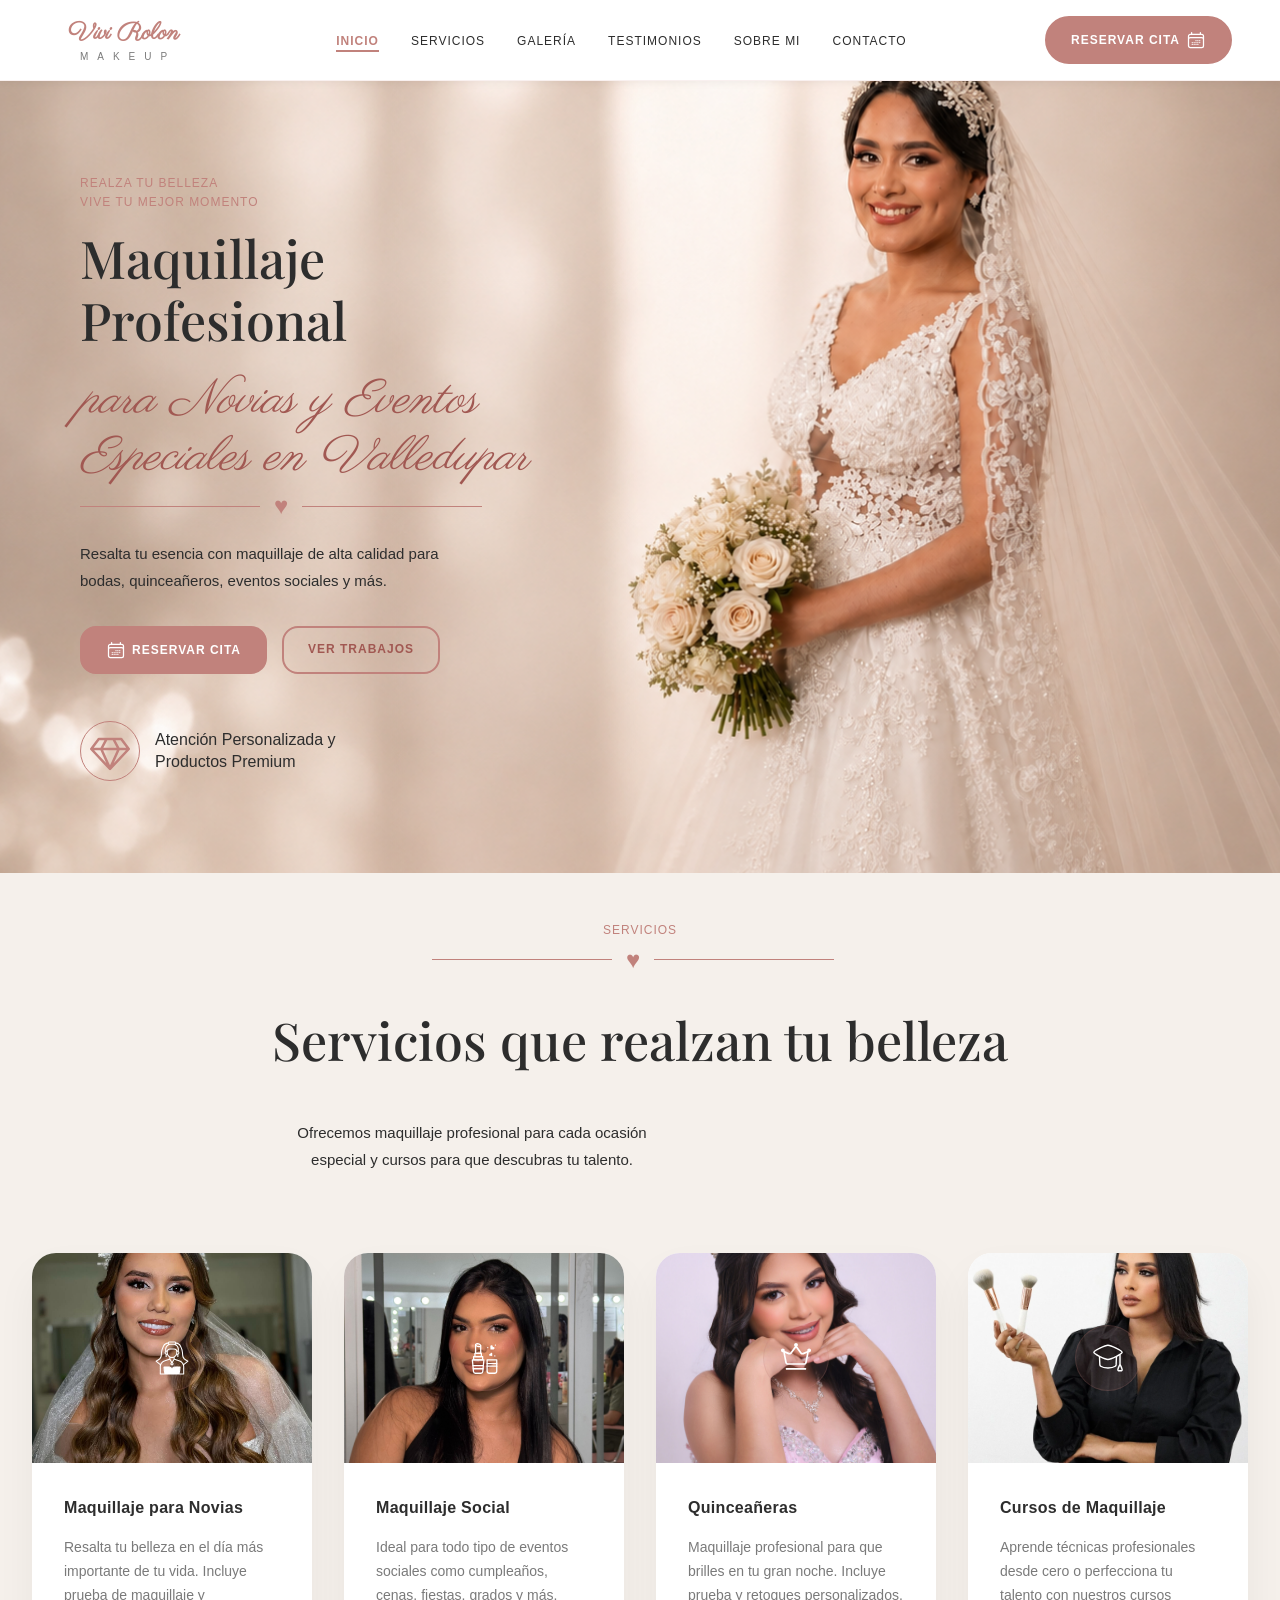
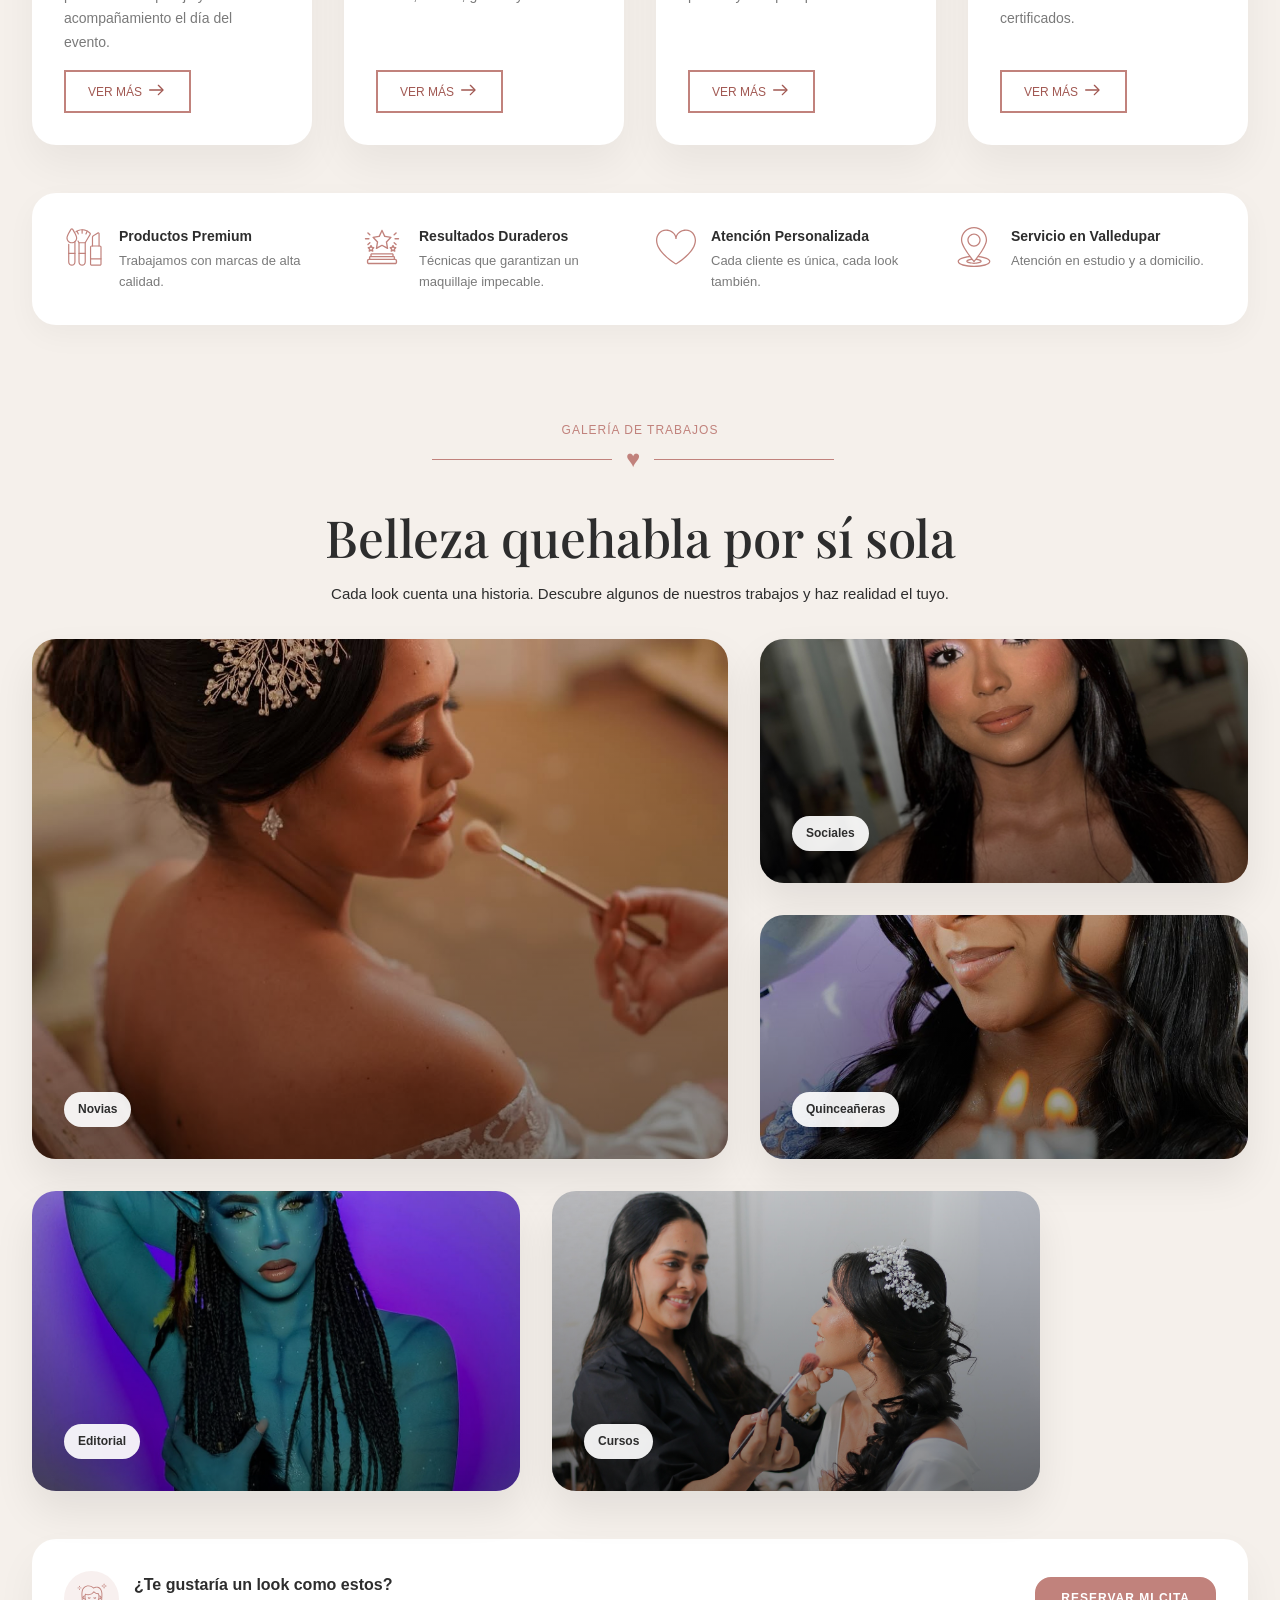
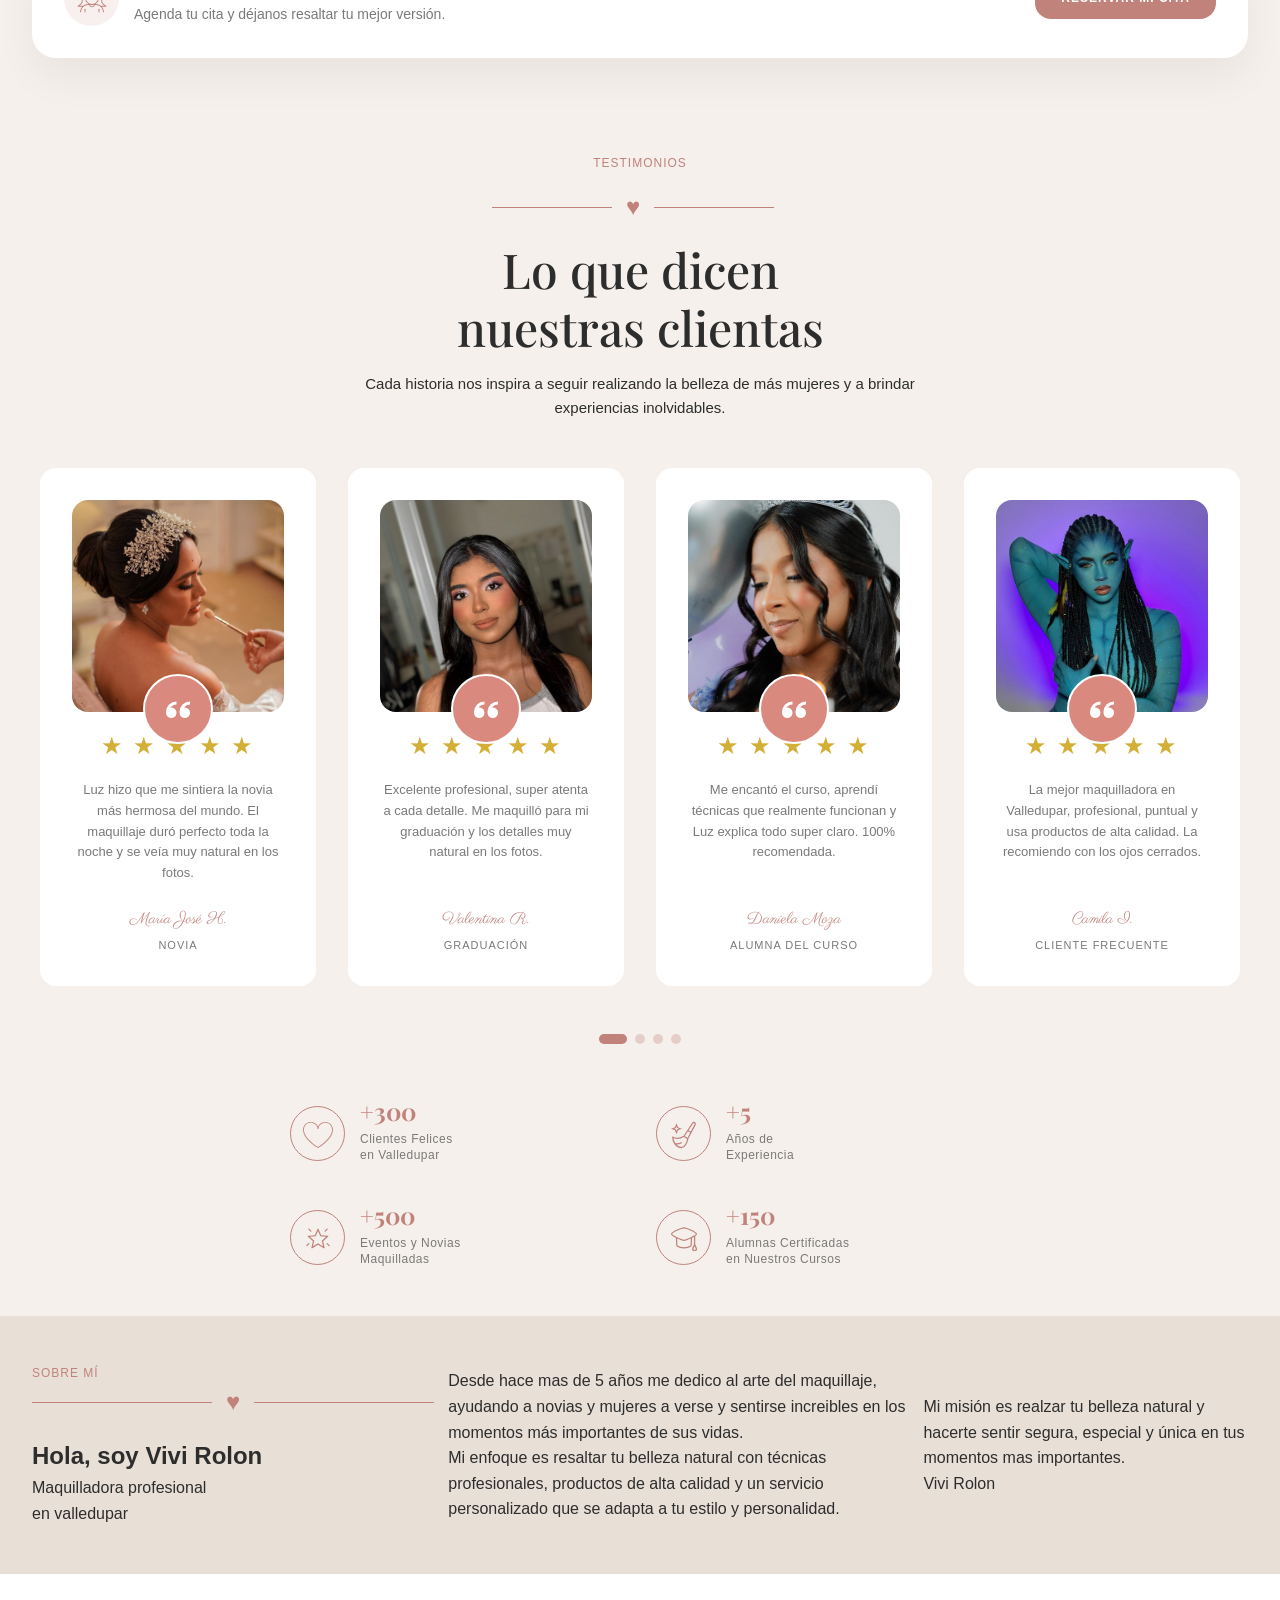
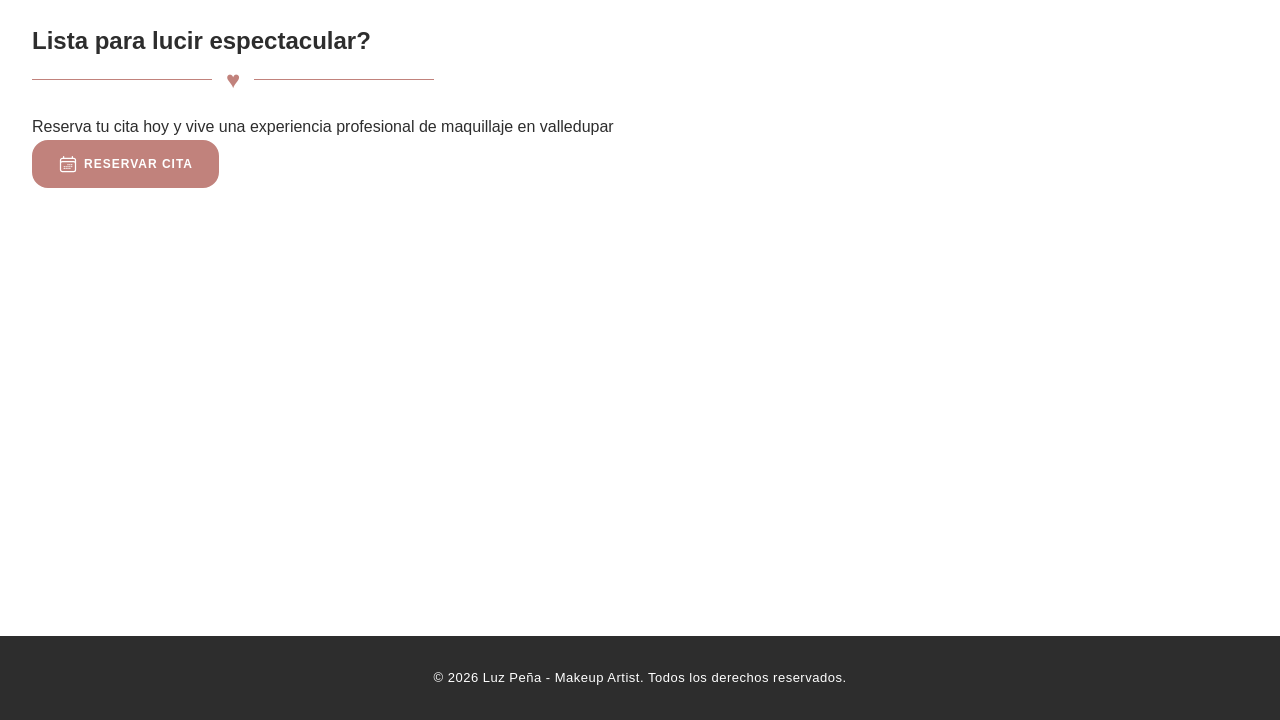
<file: index.html>
<!doctype html>
<html lang="es">
  <head>
    <!-- Meta información y configuración -->
    <meta charset="UTF-8" />
    <meta name="viewport" content="width=device-width, initial-scale=1.0" />
    <meta
      name="description"
      content="Vivi Rolon Makeup - Maquillaje Profesional para Novias y Eventos Especiales en Valledupar"
    />
    <meta
      name="keywords"
      content="maquillaje profesional, novias, eventos, Valledupar"
    />
    <meta name="author" content="Luz Peña" />

    <!-- Título de la página -->
    <title>
      Vivi Rolon Makeup | Maquillaje Profesional para Novias y Eventos
    </title>

    <!-- Vinculación de estilos CSS -->
    <link rel="stylesheet" href="style.css" />

    <!-- fuente de titulos de google fonts -->
    <link rel="preconnect" href="https://fonts.googleapis.com" />
    <link rel="preconnect" href="https://fonts.gstatic.com" crossorigin />
    <link
      href="https://fonts.googleapis.com/css2?family=Old+Standard+TT:ital,wght@0,400;0,700;1,400&family=Parisienne&family=Playfair+Display:ital,wght@0,400..900;1,400..900&display=swap"
      rel="stylesheet"
    />
  </head>

  <body>
    <!-- ===============================
         ENCABEZADO Y NAVEGACIÓN
         =============================== -->
    <header class="header">
      <div class="header-container">
        <!-- Logo del sitio -->
        <a href="#inicio" class="logo">
          <h1>Vivi Rolon</h1>
          <p class="logo-subtitle">MAKEUP</p>
        </a>

        <!-- Navegación principal -->
        <nav class="navbar">
          <ul class="nav-list">
            <li><a href="#inicio" class="nav-link active">INICIO</a></li>
            <li><a href="#servicios" class="nav-link">SERVICIOS</a></li>
            <li><a href="#galeria" class="nav-link">GALERÍA</a></li>
            <li><a href="#testimonios" class="nav-link">TESTIMONIOS</a></li>
            <li><a href="#sobre-mi" class="nav-link">SOBRE MI</a></li>
            <li><a href="#contacto" class="nav-link">CONTACTO</a></li>
          </ul>
        </nav>

        <!-- Botón de reserva en header -->
        <button class="btn btn-primary btn-small cita-header">
          RESERVAR CITA
          <svg
            class="icon-calendar"
            xmlns="http://www.w3.org/2000/svg"
            fill="none"
            viewBox="0 0 24 24"
            stroke-width="1.5"
            stroke="currentColor"
            class="size-6"
          >
            <path
              stroke-linecap="round"
              stroke-linejoin="round"
              d="M6.75 3v2.25M17.25 3v2.25M3 18.75V7.5a2.25 2.25 0 0 1 2.25-2.25h13.5A2.25 2.25 0 0 1 21 7.5v11.25m-18 0A2.25 2.25 0 0 0 5.25 21h13.5A2.25 2.25 0 0 0 21 18.75m-18 0v-7.5A2.25 2.25 0 0 1 5.25 9h13.5A2.25 2.25 0 0 1 21 11.25v7.5m-9-6h.008v.008H12v-.008ZM12 15h.008v.008H12V15Zm0 2.25h.008v.008H12v-.008ZM9.75 15h.008v.008H9.75V15Zm0 2.25h.008v.008H9.75v-.008ZM7.5 15h.008v.008H7.5V15Zm0 2.25h.008v.008H7.5v-.008Zm6.75-4.5h.008v.008h-.008v-.008Zm0 2.25h.008v.008h-.008V15Zm0 2.25h.008v.008h-.008v-.008Zm2.25-4.5h.008v.008H16.5v-.008Zm0 2.25h.008v.008H16.5V15Z"
            />
          </svg>
        </button>

        <!-- Menú hamburguesa para móvil (será mostrado en CSS) -->
        <div class="hamburger">
          <svg
            xmlns="http://www.w3.org/2000/svg"
            width="24px"
            height="24px"
            viewBox="0 0 24 24"
          >
            <path
              fill="currentColor"
              d="M3 4h18v2H3zm6 7h12v2H9zm-6 7h18v2H3z"
            />
          </svg>
          <!-- <span></span>
          <span></span>
          <span></span> -->
        </div>
      </div>
    </header>

    <!-- ===============================
         SECCIÓN 1 HERO / PRINCIPAL
         =============================== -->
    <section id="inicio" class="hero">
      <div class="hero-content">
        <!-- Subtítulo de sección -->
        <p class="section-subtitle">REALZA TU BELLEZA</p>
        <p class="section-subtitle">VIVE TU MEJOR MOMENTO</p>

        <!-- Título principal -->
        <h2 class="hero-title">Maquillaje Profesional</h2>

        <!-- Descripción en cursiva -->
        <p class="hero-description">
          para Novias y Eventos<br />
          Especiales en Valledupar
        </p>

        <!-- Ícono decorativo -->
        <div class="heart-icon">♥</div>

        <!-- Texto descriptivo -->
        <p class="hero-text">
          Resalta tu esencia con maquillaje de alta calidad para bodas,
          quinceañeros, eventos sociales y más.
        </p>

        <!-- Botones de acción -->
        <div class="hero-buttons">
          <button class="btn btn-primary cita-hero">
            <svg
              class="icon-calendar"
              xmlns="http://www.w3.org/2000/svg"
              fill="none"
              viewBox="0 0 24 24"
              stroke-width="1.5"
              stroke="currentColor"
              class="size-6"
            >
              <path
                stroke-linecap="round"
                stroke-linejoin="round"
                d="M6.75 3v2.25M17.25 3v2.25M3 18.75V7.5a2.25 2.25 0 0 1 2.25-2.25h13.5A2.25 2.25 0 0 1 21 7.5v11.25m-18 0A2.25 2.25 0 0 0 5.25 21h13.5A2.25 2.25 0 0 0 21 18.75m-18 0v-7.5A2.25 2.25 0 0 1 5.25 9h13.5A2.25 2.25 0 0 1 21 11.25v7.5m-9-6h.008v.008H12v-.008ZM12 15h.008v.008H12V15Zm0 2.25h.008v.008H12v-.008ZM9.75 15h.008v.008H9.75V15Zm0 2.25h.008v.008H9.75v-.008ZM7.5 15h.008v.008H7.5V15Zm0 2.25h.008v.008H7.5v-.008Zm6.75-4.5h.008v.008h-.008v-.008Zm0 2.25h.008v.008h-.008V15Zm0 2.25h.008v.008h-.008v-.008Zm2.25-4.5h.008v.008H16.5v-.008Zm0 2.25h.008v.008H16.5V15Z"
              /></svg
            >RESERVAR CITA
          </button>
          <a href="#galeria" class="btn btn-secondary"> VER TRABAJOS </a>
        </div>

        <!-- Sección de beneficios/características -->
        <div class="benefits-banner">
          <div class="benefit-icon">
            <svg
              xmlns="http://www.w3.org/2000/svg"
              width="40px"
              height="40px"
              viewBox="0 0 2048 1664"
            >
              <path
                fill="currentColor"
                d="m212 640l623 665l-300-665zm812 772l349-772H675zM538 512l204-384H480L192 512zm675 793l623-665h-323zM683 512h682l-204-384H887zm827 0h346l-288-384h-262zm141-486l384 512q14 18 13 41.5t-17 40.5l-960 1024q-18 20-47 20t-47-20L17 620Q1 603 0 579.5T13 538L397 26q18-26 51-26h1152q33 0 51 26"
              />
            </svg>
          </div>
          <div class="benefit-item">
            <p>Atención Personalizada y Productos Premium</p>
          </div>
        </div>
      </div>

      <!-- Imagen del hero (se mostrará en CSS como background o como imagen) -->
      <div class="hero-image">
        <!-- La imagen se añadirá como background en CSS -->
      </div>
    </section>

    <!-- ===============================
         SECCIÓN 2 DE SERVICIOS
         =============================== -->
    <section id="servicios" class="services-section2">
      <div class="section2-header">
        <p class="section-subtitle">SERVICIOS</p>
        <div class="heart-icon">♥</div>
        <h2 class="title-seccion2">
          Servicios que <br />
          realzan tu belleza
        </h2>
        <p class="section2-text">
          Ofrecemos maquillaje profesional para cada ocasión especial y cursos
          para que descubras tu talento.
        </p>
      </div>

      <div class="services-grid">
        <article class="service-card">
          <div class="service-image service-image-1">
            <div class="service-icon">
              <svg
                xmlns="http://www.w3.org/2000/svg"
                enable-background="new 0 0 64 64"
                viewBox="0 0 64 64"
                id="bride"
                width="34"
              >
                <path
                  fill="#ffffff"
                  d="M45,62L45,62c1.324-3.974,2-8.136,2-12.324V49h-7.757c-2.717,0-5.322,1.079-7.243,3l0,0l0,0
		c-1.921-1.921-4.526-3-7.243-3H17v0.676c0,4.189,0.675,8.35,2,12.324l0,0H45z"
                ></path>
                <path
                  fill="#ffffff"
                  d="M62.997,37.927c-0.023-0.325-0.203-0.617-0.482-0.785l-4.653-2.792
		C54.862,32.552,53,29.262,53,25.765c0-5.899-1.479-11.762-4.274-16.956c-1.796-3.335-5.155-5.469-8.892-5.752
		C39.435,1.866,38.323,1,37,1H27c-1.323,0-2.435,0.866-2.833,2.057c-3.737,0.283-7.096,2.417-8.892,5.752
		C12.479,14.002,11,19.866,11,25.765c0,3.497-1.862,6.787-4.861,8.586l-4.653,2.792c-0.279,0.167-0.459,0.46-0.482,0.785
		s0.112,0.641,0.364,0.847l7.946,6.502C9.111,46.156,9,47.068,9,48v14c0,0.552,0.447,1,1,1h44c0.553,0,1-0.448,1-1V48
		c0-0.932-0.111-1.844-0.313-2.724l7.946-6.502C62.885,38.568,63.021,38.252,62.997,37.927z M27,3h10c0.552,0,1,0.449,1,1
		s-0.448,1-1,1H27c-0.552,0-1-0.449-1-1S26.448,3,27,3z M42,24h-0.202C41.93,23.353,42,22.684,42,22v-2c1.103,0,2,0.897,2,2
		S43.103,24,42,24z M42.847,18.094C42.573,18.035,42.291,18,42,18h-0.347c-0.294-0.833-0.767-1.6-1.41-2.243
		C39.109,14.625,37.604,14,36.001,14H36h-8c-2.606,0-4.823,1.673-5.65,4H22c-0.291,0-0.573,0.035-0.846,0.094
		c-0.092-0.541-0.154-1.087-0.153-1.637c0-2.607,1.016-5.058,2.859-6.901C25.508,7.908,27.698,7,30.029,7h3.941
		c2.331,0,4.521,0.908,6.17,2.556C41.984,11.4,43,13.851,43,16.457C43,17.008,42.939,17.554,42.847,18.094z M35,33.735l-3,5.249
		l-3-5.249v-2.196C29.948,31.837,30.955,32,32,32s2.052-0.163,3-0.461V33.735z M32,42c0.552,0,1,0.449,1,1s-0.448,1-1,1
		s-1-0.449-1-1S31.448,42,32,42z M32,30c-4.411,0-8-3.589-8-8v-2c0-2.206,1.794-4,4-4h8h0.001c1.068,0,2.072,0.416,2.827,1.171
		C39.584,17.927,40,18.931,40,20v2C40,26.411,36.411,30,32,30z M20,22c0-1.103,0.897-2,2-2l0,0c0,0,0,0,0,0v2
		c0,0.685,0.07,1.354,0.202,2H22C20.897,24,20,23.103,20,22z M3.733,38.126l3.435-2.061C10.766,33.907,13,29.96,13,25.765
		c0-5.569,1.396-11.104,4.036-16.008c1.451-2.697,4.151-4.436,7.165-4.702c0.174,0.461,0.458,0.862,0.82,1.183
		c-0.937,0.496-1.805,1.133-2.575,1.904c-2.222,2.221-3.445,5.174-3.445,8.315c-0.001,0.88,0.102,1.756,0.297,2.613
		C18.505,19.801,18,20.839,18,22c0,1.474,0.81,2.75,2,3.444V30h2v-4h0.841c0.858,1.956,2.325,3.582,4.159,4.647v2.633l-9.727,3.242
		c-3.357,1.119-5.963,3.605-7.295,6.715L3.733,38.126z M18.001,50h6.757c2.469,0,4.789,0.961,6.535,2.707
		c0.391,0.391,1.023,0.391,1.414,0C34.453,50.961,36.773,50,39.242,50h6.757c-0.032,3.74-0.619,7.435-1.734,11h-24.53
		C18.62,57.435,18.033,53.74,18.001,50z M53,61h-6.642C47.445,57.323,48,53.521,48,49.676V49c0-0.552-0.447-1-1-1h-7.758
		c-2.681,0-5.218,0.932-7.242,2.643C29.976,48.932,27.438,48,24.758,48H17c-0.553,0-1,0.448-1,1v0.676
		c0,3.845,0.555,7.647,1.642,11.324H11V48c0-4.354,2.775-8.204,6.906-9.581l9.632-3.211l2.973,5.202C29.613,40.93,29,41.89,29,43
		c0,1.654,1.346,3,3,3s3-1.346,3-3c0-1.11-0.613-2.07-1.512-2.589l2.973-5.202l9.632,3.211C50.225,39.796,53,43.646,53,48V61z
		 M54.021,43.236c-1.331-3.11-3.938-5.596-7.295-6.715L37,33.28v-2.633c1.834-1.065,3.301-2.691,4.159-4.647H42v4h2v-4.556
		c1.19-0.694,2-1.97,2-3.444c0-1.161-0.505-2.198-1.297-2.93C44.897,18.214,45,17.339,45,16.457c0-3.141-1.224-6.094-3.445-8.315
		c-0.771-0.771-1.639-1.408-2.576-1.904c0.362-0.321,0.646-0.722,0.82-1.183c3.014,0.267,5.714,2.006,7.165,4.702
		C49.604,14.66,51,20.195,51,25.765c0,4.196,2.234,8.143,5.832,10.301l3.435,2.061L54.021,43.236z"
                ></path>
              </svg>
            </div>
          </div>
          <div class="service-info">
            <span class="service-title">Maquillaje para Novias</span>
            <p class="p-global">
              Resalta tu belleza en el día más importante de tu vida. Incluye
              prueba de maquillaje y acompañamiento el día del evento.
            </p>
            <p class="p-mobil">
              Resalta tu belleza en el día más importante de tu vida.
            </p>
            <button class="btn-secondary service-button">
              VER MÁS
              <svg
                xmlns="http://www.w3.org/2000/svg"
                width="1.78em"
                height="1em"
                viewBox="0 0 16 9"
              >
                <path
                  fill="currentColor"
                  d="M12.5 5h-9c-.28 0-.5-.22-.5-.5s.22-.5.5-.5h9c.28 0 .5.22.5.5s-.22.5-.5.5"
                />
                <path
                  fill="currentColor"
                  d="M10 8.5a.47.47 0 0 1-.35-.15c-.2-.2-.2-.51 0-.71l3.15-3.15l-3.15-3.15c-.2-.2-.2-.51 0-.71s.51-.2.71 0l3.5 3.5c.2.2.2.51 0 .71l-3.5 3.5c-.1.1-.23.15-.35.15Z"
                />
              </svg>
            </button>
          </div>
        </article>

        <article class="service-card">
          <div class="service-image service-image-2">
            <div class="service-icon">
              <svg
                xmlns="http://www.w3.org/2000/svg"
                viewBox="0 0 64 64"
                id="lipstick"
                width="33"
              >
                <path
                  fill="#ffffff"
                  d="M25.887 29.504H13.446a1.244 1.244 0 0 1-1.244-1.244v-6.221c0-.687.557-1.244 1.244-1.244h12.441c.687 0 1.244.557 1.244 1.244v6.221c0 .687-.557 1.244-1.244 1.244zM14.69 27.016h9.953v-3.732H14.69v3.732z"
                ></path>
                <path
                  fill="#ffffff"
                  d="M24.643 23.284H14.69a1.244 1.244 0 0 1-1.244-1.244V5.432a1.244 1.244 0 0 1 2.488 0v15.364h7.465V7.399a1.244 1.244 0 0 1 2.488 0V22.04c0 .687-.557 1.244-1.244 1.244z"
                ></path>
                <path
                  fill="#ffffff"
                  d="M21.417 10.26c-.857 0-1.79-.126-2.756-.389-3.505-.956-5.718-3.257-5.147-5.351.311-1.139 1.334-1.937 2.883-2.247 1.248-.25 2.764-.161 4.268.249 3.505.956 5.718 3.257 5.147 5.351-.414 1.518-2.141 2.387-4.395 2.387zm-3.532-5.638c-.359 0-.696.03-1 .091-.668.134-.946.373-.97.462-.087.317.982 1.637 3.401 2.296 2.419.66 4.009.065 4.096-.252.086-.317-.982-1.637-3.401-2.296a8.205 8.205 0 0 0-2.126-.301zm10.49 31.103H10.958a1.244 1.244 0 0 1-1.244-1.244V28.26c0-.687.557-1.244 1.244-1.244h17.418c.687 0 1.244.557 1.244 1.244v6.221a1.246 1.246 0 0 1-1.245 1.244zm-16.173-2.488h14.929v-3.732H12.202v3.732zm17.595 13.685H9.536a1.244 1.244 0 0 1 0-2.488h20.261a1.244 1.244 0 0 1 0 2.488zm-.592 6.22H10.128a1.244 1.244 0 0 1 0-2.488h19.077a1.244 1.244 0 0 1 0 2.488z"
                ></path>
                <path
                  fill="#ffffff"
                  d="M25.078 61.851H14.255a4.851 4.851 0 0 1-4.849-4.409L7.231 34.599a1.244 1.244 0 0 1 1.238-1.362h22.394a1.242 1.242 0 0 1 1.238 1.362l-2.176 22.844a4.848 4.848 0 0 1-4.847 4.408zM9.838 35.725l2.046 21.482a2.373 2.373 0 0 0 2.371 2.156h10.823a2.372 2.372 0 0 0 2.371-2.156l2.046-21.482H9.838zm41.388 26.126h-9.621a5.77 5.77 0 0 1-5.764-5.764V34.481c0-.687.557-1.244 1.244-1.244h18.662c.687 0 1.244.557 1.244 1.244v21.606a5.772 5.772 0 0 1-5.765 5.764zM38.328 35.725v20.362a3.28 3.28 0 0 0 3.276 3.276h9.621a3.28 3.28 0 0 0 3.276-3.276V35.725H38.328z"
                ></path>
                <path
                  fill="#ffffff"
                  d="M55.746 43.189H37.084a1.244 1.244 0 0 1 0-2.488h18.662a1.244 1.244 0 0 1 0 2.488zm0 4.977H37.084a1.244 1.244 0 0 1 0-2.488h18.662a1.244 1.244 0 0 1 0 2.488z"
                ></path>
                <path
                  fill="#ffffff"
                  d="m43.569 14.575-.261-5.623a2.37 2.37 0 1 1 4.736-.22l.041.888.888-.041a2.37 2.37 0 1 1 .22 4.736l-5.624.26zm3.325 12.441.202-4.335a1.827 1.827 0 1 0-3.65-.17l-.032.684-.684-.032a1.827 1.827 0 1 0-.17 3.65l4.334.203z"
                ></path>
                <circle
                  cx="38.328"
                  cy="10.842"
                  r="1.244"
                  fill="#ffffff"
                ></circle>
                <circle
                  cx="53.258"
                  cy="5.866"
                  r="1.244"
                  fill="#ffffff"
                ></circle>
                <circle
                  cx="52.014"
                  cy="27.016"
                  r="1.244"
                  fill="#ffffff"
                ></circle>
              </svg>
            </div>
          </div>
          <div class="service-info">
            <span class="service-title">Maquillaje Social</span>
            <p class="p-global">
              Ideal para todo tipo de eventos sociales como cumpleaños, cenas,
              fiestas, grados y más.
            </p>
            <p class="p-mobil">
              Ideal para todo tipo de eventos sociales como cumpleaños, cenas,
              fiestas, grados y más.
            </p>
            <button class="btn-secondary service-button">
              VER MÁS
              <svg
                xmlns="http://www.w3.org/2000/svg"
                width="1.78em"
                height="1em"
                viewBox="0 0 16 9"
              >
                <path
                  fill="currentColor"
                  d="M12.5 5h-9c-.28 0-.5-.22-.5-.5s.22-.5.5-.5h9c.28 0 .5.22.5.5s-.22.5-.5.5"
                />
                <path
                  fill="currentColor"
                  d="M10 8.5a.47.47 0 0 1-.35-.15c-.2-.2-.2-.51 0-.71l3.15-3.15l-3.15-3.15c-.2-.2-.2-.51 0-.71s.51-.2.71 0l3.5 3.5c.2.2.2.51 0 .71l-3.5 3.5c-.1.1-.23.15-.35.15Z"
                />
              </svg>
            </button>
          </div>
        </article>

        <article class="service-card">
          <div class="service-image service-image-3">
            <div class="service-icon">
              <svg
                xmlns="http://www.w3.org/2000/svg"
                width="40"
                height="40"
                viewBox="0 0 24 24"
              >
                <path
                  fill="#ffffff"
                  d="M6.327 19q-.212 0-.356-.144t-.144-.357t.144-.356t.356-.143h11.346q.213 0 .356.144t.144.357t-.144.356t-.356.143zm.777-2.884q-.59 0-1.028-.37t-.562-.94L4.32 8.475q-.05.02-.112.022q-.063.003-.113.003q-.471 0-.783-.32T3 7.404q0-.473.313-.804q.312-.33.784-.33t.803.33q.33.331.33.804q0 .104-.008.193t-.059.176l2.76 1.111q.192.077.385.02q.192-.058.326-.231l2.702-3.66q-.217-.142-.344-.376q-.127-.233-.127-.503q0-.472.331-.803q.33-.331.803-.331q.472 0 .804.33t.332.8q0 .284-.127.512q-.127.23-.344.371l2.702 3.66q.134.173.326.23q.193.059.385-.018l2.76-1.112q-.027-.08-.047-.175q-.02-.096-.02-.194q0-.473.312-.804q.312-.33.784-.33t.803.33q.331.331.331.804q0 .454-.332.775t-.806.321q-.038 0-.086-.012t-.106-.013l-1.184 6.33q-.125.572-.562.941t-1.028.37zm.019-1h9.754q.212 0 .385-.135t.211-.346l1.13-5.656l-2.15.846q-.514.217-1.043.075t-.862-.61L12 5.804L9.452 9.29q-.333.468-.862.61t-1.044-.075l-2.15-.846l1.131 5.656q.038.211.211.346t.385.135m4.877 0"
                />
              </svg>
            </div>
          </div>
          <div class="service-info">
            <span class="service-title">Quinceañeras</span>
            <p class="p-global">
              Maquillaje profesional para que brilles en tu gran noche. Incluye
              prueba y retoques personalizados.
            </p>
            <p class="p-mobil">
              Maquillaje profesional para que brilles en tu gran noche.
            </p>
            <button class="btn-secondary service-button">
              VER MÁS
              <svg
                xmlns="http://www.w3.org/2000/svg"
                width="1.78em"
                height="1em"
                viewBox="0 0 16 9"
              >
                <path
                  fill="currentColor"
                  d="M12.5 5h-9c-.28 0-.5-.22-.5-.5s.22-.5.5-.5h9c.28 0 .5.22.5.5s-.22.5-.5.5"
                />
                <path
                  fill="currentColor"
                  d="M10 8.5a.47.47 0 0 1-.35-.15c-.2-.2-.2-.51 0-.71l3.15-3.15l-3.15-3.15c-.2-.2-.2-.51 0-.71s.51-.2.71 0l3.5 3.5c.2.2.2.51 0 .71l-3.5 3.5c-.1.1-.23.15-.35.15Z"
                />
              </svg>
            </button>
          </div>
        </article>

        <article class="service-card">
          <div class="service-image service-image-4">
            <div class="service-icon">
              <svg
                xmlns="http://www.w3.org/2000/svg"
                width="34"
                height="34"
                viewBox="0 0 24 24"
              >
                <g
                  fill="none"
                  stroke="#ffffff"
                  strokeLinecap="round"
                  strokeLinejoin="round"
                  strokeWidth="1.5"
                >
                  <path
                    d="M2 8c0 1.342 8.095 5 9.986 5s9.986-3.658 9.986-5s-8.095-5-9.986-5S2 6.658 2 8"
                  />
                  <path
                    d="m5.994 11l.245 5.63c.005.113.017.226.05.334c.101.333.287.637.571.84c2.221 1.595 8.03 1.595 10.252 0c.284-.203.47-.507.57-.84a1.4 1.4 0 0 0 .05-.334l.245-5.63m2.496-1.5v7m0 0c-.792 1.446-1.142 2.221-1.497 3.5c-.078.455-.016.684.297.888c.128.083.28.112.433.112h1.52a.8.8 0 0 0 .458-.125c.291-.201.366-.422.287-.875c-.311-1.187-.709-2-1.498-3.5"
                  />
                </g>
              </svg>
            </div>
          </div>
          <div class="service-info">
            <span class="service-title">Cursos de Maquillaje</span>
            <p class="p-global">
              Aprende técnicas profesionales desde cero o perfecciona tu talento
              con nuestros cursos certificados.
            </p>
            <p class="p-mobil">
              Aprende técnicas profesionales desde cero o perfecciona tu
              talento.
            </p>
            <button class="btn-secondary service-button">
              VER MÁS
              <svg
                xmlns="http://www.w3.org/2000/svg"
                width="1.78em"
                height="1em"
                viewBox="0 0 16 9"
              >
                <path
                  fill="currentColor"
                  d="M12.5 5h-9c-.28 0-.5-.22-.5-.5s.22-.5.5-.5h9c.28 0 .5.22.5.5s-.22.5-.5.5"
                />
                <path
                  fill="currentColor"
                  d="M10 8.5a.47.47 0 0 1-.35-.15c-.2-.2-.2-.51 0-.71l3.15-3.15l-3.15-3.15c-.2-.2-.2-.51 0-.71s.51-.2.71 0l3.5 3.5c.2.2.2.51 0 .71l-3.5 3.5c-.1.1-.23.15-.35.15Z"
                />
              </svg>
            </button>
          </div>
        </article>
      </div>

      <div class="services-footer">
        <div class="service-benefit">
          <span class="benefit-icon-text">
            <svg
              xmlns="http://www.w3.org/2000/svg"
              xml:space="preserve"
              viewBox="0 0 96 96"
              fill-rule="evenodd"
              clip-rule="evenodd"
              stroke-linejoin="round"
              stroke-miterlimit="2"
              id="Cosmetics"
              width="38"
            >
              <rect
                id="cosmetics--make-up--beauty"
                width="96"
                height="96"
                x="0"
                y="0"
                fill="none"
              ></rect>
              <g fill="#c1827c" class="color000000 svgShape">
                <path
                  d="M33.927,37.19l-0,48.982c-0,2.474 0.983,4.846 2.732,6.596c1.749,1.749 4.122,2.732 6.596,2.732l0.005,-0c2.474,0 4.847,-0.983 6.596,-2.732c1.75,-1.75 2.733,-4.122 2.733,-6.596c-0,-0 -0,-49.211 -0,-49.211c-0,-0.828 -0.673,-1.5 -1.5,-1.5c-0.828,-0 -1.5,0.672 -1.5,1.5l-0,49.211c-0,1.678 -0.667,3.288 -1.854,4.475c-1.187,1.186 -2.796,1.853 -4.475,1.853l-0.005,-0c-1.678,0 -3.288,-0.667 -4.475,-1.853c-1.186,-1.187 -1.853,-2.797 -1.853,-4.475l-0,-48.982c-0,-0.828 -0.672,-1.5 -1.5,-1.5c-0.828,0 -1.5,0.672 -1.5,1.5Z"
                  fill="#c1827c"
                  class="color000000 svgShape"
                ></path>
                <path
                  d="m51.089 62.79-15.662 0c-.828 0-1.5.672-1.5 1.5 0 .828.672 1.5 1.5 1.5l15.662 0c.827 0 1.5-.672 1.5-1.5 0-.828-.673-1.5-1.5-1.5ZM28.596 10.843c11.241-7.527 22.473-6.36 33.711 3.375.194.168.24.45.11.671 0 0 0 .001 0 .001-2.569 4.389-10.273 17.533-12.188 20.8 0 0-13.943 0-13.943 0 0 0-2.06-3.515-2.06-3.515-.419-.714-1.338-.954-2.053-.535-.714.418-.954 1.338-.535 2.052l2.495 4.257c.269.459.762.741 1.294.741l15.662 0c.532 0 1.024-.282 1.294-.741 0 0 9.68-16.515 12.623-21.544.859-1.465.552-3.336-.731-4.452 0 0-.001-.001-.002-.001-6.194-5.366-12.405-8.317-18.599-8.925-6.246-.613-12.501 1.14-18.747 5.323-.688.461-.872 1.393-.412 2.081.461.688 1.394.873 2.081.412Z"
                  fill="#c1827c"
                  class="color000000 svgShape"
                ></path>
                <path
                  d="m41.758 4.409 0 8.822c0 .828.672 1.5 1.5 1.5.828 0 1.5-.672 1.5-1.5l0-8.822c0-.828-.672-1.5-1.5-1.5-.828 0-1.5.672-1.5 1.5ZM54.645 7.327l-3.147 7.18c-.332.758.013 1.643.772 1.975.758.333 1.643-.013 1.976-.771l3.146-7.18c.333-.758-.013-1.643-.771-1.976-.759-.332-1.644.014-1.976.772ZM29.123 8.531l3.147 7.18c.332.758 1.217 1.104 1.976.771.758-.332 1.104-1.217.771-1.975l-3.146-7.18c-.333-.758-1.218-1.104-1.976-.772-.758.333-1.104 1.218-.772 1.976ZM87.556 45.497l0-31.329c0-1.287-.7-2.473-1.828-3.096-1.127-.622-2.504-.582-3.593.104l-12.08 7.611c-1.324.834-2.127 2.289-2.127 3.853 0 0 0 22.857 0 22.857 0 .828.672 1.5 1.5 1.5.828 0 1.5-.672 1.5-1.5l0-22.857c0-.534.274-1.03.726-1.315 0 0 12.08-7.61 12.08-7.61.165-.104.374-.11.545-.016.171.094.277.274.277.469 0 0 0 31.329 0 31.329 0 .828.672 1.5 1.5 1.5.828 0 1.5-.672 1.5-1.5Z"
                  fill="#c1827c"
                  class="color000000 svgShape"
                ></path>
                <path
                  d="M92.429,48.551c0,-1.207 -0.48,-2.366 -1.334,-3.22c-0.854,-0.854 -2.013,-1.334 -3.22,-1.334l-20.265,-0c-1.208,-0 -2.367,0.48 -3.221,1.334c-0.854,0.854 -1.334,2.013 -1.334,3.22c0,8.722 0,33.673 0,42.395c0,1.207 0.48,2.366 1.334,3.22c0.854,0.854 2.013,1.334 3.221,1.334l20.265,-0c1.207,-0 2.366,-0.48 3.22,-1.334c0.854,-0.854 1.334,-2.013 1.334,-3.22l0,-42.395Zm-3,0l0,42.395c0,0.412 -0.164,0.807 -0.455,1.099c-0.292,0.291 -0.687,0.455 -1.099,0.455c-0,-0 -20.265,-0 -20.265,-0c-0.413,-0 -0.808,-0.164 -1.1,-0.455c-0.291,-0.292 -0.455,-0.687 -0.455,-1.099l0,-42.395c0,-0.412 0.164,-0.807 0.455,-1.099c0.292,-0.291 0.687,-0.455 1.1,-0.455c-0,-0 20.265,-0 20.265,-0c0.412,0 0.807,0.164 1.099,0.455c0.291,0.292 0.455,0.687 0.455,1.099Z"
                  fill="#c1827c"
                  class="color000000 svgShape"
                ></path>
                <path
                  d="m90.929 76.359-26.374 0c-.828 0-1.5.673-1.5 1.5 0 .828.672 1.5 1.5 1.5l26.374 0c.828 0 1.5-.672 1.5-1.5 0-.827-.672-1.5-1.5-1.5ZM23.571 34.333l0 51.839c0 1.678-.667 3.288-1.854 4.475-1.187 1.186-2.796 1.853-4.475 1.853l-.005 0c-1.678 0-3.288-.667-4.474-1.853-1.187-1.187-1.854-2.797-1.854-4.475l0-44.882c0-.828-.672-1.5-1.5-1.5-.828 0-1.5.672-1.5 1.5l0 44.882c0 2.474.983 4.846 2.732 6.596 1.75 1.749 4.122 2.732 6.596 2.732l.005 0c2.474 0 4.847-.983 6.596-2.732 1.75-1.75 2.733-4.122 2.733-6.596 0 0 0-51.839 0-51.839 0-.828-.673-1.5-1.5-1.5-.828 0-1.5.672-1.5 1.5Z"
                  fill="#c1827c"
                  class="color000000 svgShape"
                ></path>
                <path
                  d="m25.071 62.79-15.662 0c-.828 0-1.5.672-1.5 1.5 0 .828.672 1.5 1.5 1.5l15.662 0c.827 0 1.5-.672 1.5-1.5 0-.828-.673-1.5-1.5-1.5ZM14.246 2.167c-2.385 3.728-6.612 10.648-8.939 16.246-1.076 2.589-1.736 4.926-1.736 6.608 0 7.544 6.125 13.669 13.669 13.669 7.544 0 13.669-6.125 13.669-13.669 0-1.682-.661-4.019-1.737-6.608-2.326-5.598-6.553-12.519-8.938-16.246-.642-1.036-1.774-1.667-2.994-1.667-1.224 0-2.36.635-3.001 1.678l.007-.011Zm2.533 1.607c.005-.008.011-.016.016-.025.095-.155.263-.249.445-.249.182 0 .35.094.445.249.005.009.011.017.016.025 1.99 3.11 5.308 8.508 7.643 13.424 1.459 3.072 2.565 5.925 2.565 7.823 0 5.889-4.781 10.669-10.669 10.669-5.888 0-10.669-4.78-10.669-10.669 0-1.898 1.105-4.751 2.565-7.823 2.335-4.915 5.653-10.314 7.643-13.424Z"
                  fill="#c1827c"
                  class="color000000 svgShape"
                ></path>
              </g>
            </svg>
          </span>
          <div>
            <strong>Productos Premium</strong>
            <p>Trabajamos con marcas de alta calidad.</p>
          </div>
        </div>
        <div class="service-benefit">
          <span class="benefit-icon-text">
            <svg
              xmlns="http://www.w3.org/2000/svg"
              id="Star"
              version="1.1"
              viewBox="0 0 64 64"
              width="50"
              height="50"
            >
              <path
                d="M51 49v-2c0-1.10004-.90002-2-2-2v-2c0-1.10004-.90002-2-2-2h-30c-1.09998 0-2 .89996-2 2v2c-1.09998 0-2 .89996-2 2v2c-1.65002 0-3 1.34998-3 3v2c0 1.64996 1.34998 3 3 3h38c1.65002 0 3-1.35004 3-3v-2c0-1.65002-1.34998-3-3-3ZM17 43h30v2h-30v-2ZM15 47h34v2H15v-2ZM52 54c0 .54999-.45001 1-1 1H13c-.54999 0-1-.45001-1-1v-2c0-.54999.45001-1 1-1h38c.54999 0 1 .45001 1 1v2ZM24.43164 24.93018l-1.45312 8.90869c-.06152.37793.09863.7583.41113.97852.3125.2207.72559.24219 1.05957.05762l7.55078-4.17383 7.55078 4.17383c.15039.0835.31738.125.4834.125.20215 0 .4043-.06152.57617-.18262.3125-.22021.47266-.60059.41113-.97852l-1.45312-8.90869 6.14746-6.30078c.26172-.26807.35156-.66016.23242-1.01562s-.42676-.61475-.79688-.6709l-8.45508-1.29199-3.79102-8.07568c-.16504-.35107-.51758-.5752-.90527-.5752s-.74023.22412-.90527.5752l-3.79102 8.07568-8.45508 1.29199c-.37012.05615-.67773.31543-.79688.6709s-.0293.74756.23242 1.01562l6.14746 6.30078ZM28.13379 17.54736c.3291-.05078.6123-.26221.75391-.56396l3.1123-6.62988 3.1123 6.62988c.1416.30176.4248.51318.75391.56396l7.05859 1.07812-5.14062 5.26953c-.22168.22705-.32227.5459-.27148.85938l1.20312 7.37402-6.23242-3.44482c-.15039-.0835-.31641-.125-.4834-.125s-.33301.0415-.4834.125l-6.23242 3.44482 1.20312-7.37402c.05078-.31348-.04981-.63232-.27148-.85938l-5.14062-5.26953 7.05859-1.07812ZM56 19h-5c-.55273 0-1 .44775-1 1s.44727 1 1 1h5c.55273 0 1-.44775 1-1s-.44727-1-1-1ZM49.65723 15.34326c.25586 0 .51172-.09766.70703-.29297l2.82812-2.82861c.39062-.39062.39062-1.02393 0-1.41406-.39062-.39062-1.02344-.39062-1.41406 0l-2.82812 2.82861c-.39062.39062-.39062 1.02393 0 1.41406.19531.19531.45117.29297.70703.29297ZM51.77832 29.19238c.19531.19531.45117.29297.70703.29297s.51172-.09766.70703-.29297c.39062-.39014.39062-1.02344 0-1.41406l-2.82812-2.82861c-.39062-.39062-1.02344-.39062-1.41406 0-.39062.39014-.39062 1.02344 0 1.41406l2.82812 2.82861ZM14 20c0-.55225-.44727-1-1-1h-5c-.55273 0-1 .44775-1 1s.44727 1 1 1h5c.55273 0 1-.44775 1-1ZM13.63574 15.05029c.19531.19531.45117.29297.70703.29297s.51172-.09766.70703-.29297c.39062-.39014.39062-1.02344 0-1.41406l-2.82812-2.82861c-.39062-.39062-1.02344-.39062-1.41406 0-.39062.39014-.39062 1.02344 0 1.41406l2.82812 2.82861ZM12.22168 29.19238l2.82812-2.82861c.39062-.39062.39062-1.02393 0-1.41406-.39062-.39062-1.02344-.39062-1.41406 0l-2.82812 2.82861c-.39062.39062-.39062 1.02393 0 1.41406.19531.19531.45117.29297.70703.29297s.51172-.09766.70703-.29297ZM43.05176 32.73828c-.11914.35547-.0293.74756.23242 1.01562l1.64746 1.68896-.39062 2.39648c-.06152.37793.09863.75781.41113.97803.3125.2207.72461.24219 1.06055.05762l1.9873-1.09912 1.9873 1.09912c.15137.0835.31836.125.48438.125.20215 0 .4043-.06152.57617-.18262.3125-.22021.47266-.6001.41113-.97803l-.39062-2.39648 1.64746-1.68896c.26172-.26807.35156-.66016.23242-1.01562s-.42676-.61475-.79688-.6709l-2.23633-.3418-1.00977-2.15039c-.16504-.35107-.51758-.5752-.90527-.5752s-.74023.22412-.90527.5752l-1.00977 2.15039-2.23633.3418c-.37012.05615-.67773.31543-.79688.6709ZM46.91504 33.62158c.3291-.05029.6123-.26123.75391-.56348l.33105-.70508.33105.70508c.1416.30225.4248.51318.75391.56348l.83984.12842-.64062.65723c-.22169.22705-.32227.5459-.27148.85889l.14062.8623-.66895-.37012c-.15137-.0835-.31738-.125-.48438-.125s-.33301.0415-.48438.125l-.66895.37012.14062-.8623c.05078-.31299-.04981-.63184-.27148-.85889l-.64062-.65723.83984-.12842ZM15.09473 29.5752l-1.00977 2.15039-2.23633.3418c-.37012.05615-.67773.31543-.79688.6709s-.0293.74756.23242 1.01562l1.64746 1.68896-.39062 2.39648c-.06152.37793.09863.75781.41113.97803.3125.2207.72461.24219 1.06055.05762l1.9873-1.09912 1.9873 1.09912c.15137.0835.31836.125.48438.125.20215 0 .4043-.06152.57617-.18262.3125-.22021.47266-.6001.41113-.97803l-.39062-2.39648 1.64746-1.68896c.26172-.26807.35156-.66016.23242-1.01562s-.42676-.61475-.79688-.6709l-2.23633-.3418-1.00977-2.15039c-.16504-.35107-.51758-.5752-.90527-.5752s-.74023.22412-.90527.5752ZM15.66895 33.05811l.33105-.70508.33105.70508c.1416.30225.4248.51318.75391.56348l.83984.12842-.64062.65723c-.22168.22705-.32227.5459-.27148.85889l.14062.8623-.66895-.37012c-.15137-.0835-.31738-.125-.48438-.125s-.33301.0415-.48438.125l-.66895.37012.14062-.8623c.05078-.31299-.04981-.63184-.27148-.85889l-.64062-.65723.83984-.12842c.3291-.05029.6123-.26123.75391-.56348Z"
                fill="#c1827c"
                class="color000000 svgShape"
              ></path>
            </svg>
          </span>
          <div>
            <strong>Resultados Duraderos</strong>
            <p>Técnicas que garantizan un maquillaje impecable.</p>
          </div>
        </div>
        <div class="service-benefit">
          <span class="benefit-icon-text">
            <svg
              xmlns="http://www.w3.org/2000/svg"
              xml:space="preserve"
              id="Heart"
              width="40"
              height="40"
              x="0"
              y="0"
              version="1.1"
              viewBox="0 0 64 64"
            >
              <path
                d="M48 4c-7.357 0-13.639 4.146-16 9.929C29.639 8.146 23.357 4 16 4 5.985 4 0 12.644 0 21c0 8.589 5.326 17.755 15.83 27.242 7.738 6.989 15.59 11.577 15.668 11.623l.502.291.502-.291c.079-.046 7.93-4.634 15.668-11.623C58.674 38.755 64 29.589 64 21c0-8.356-5.985-17-16-17zM32 57.833C28.031 55.41 2 38.828 2 21 2 13.627 7.237 6 16 6c7.214 0 15 4.971 15 13h2c0-8.029 7.786-13 15-13 8.763 0 14 7.627 14 15 0 17.818-26.032 34.409-30 36.833z"
                fill="#c1827c"
                class="color000000 svgShape"
              ></path>
            </svg>
          </span>
          <div>
            <strong>Atención Personalizada</strong>
            <p>Cada cliente es única, cada look también.</p>
          </div>
        </div>
        <div class="service-benefit">
          <span class="benefit-icon-text">
            <svg
              xmlns="http://www.w3.org/2000/svg"
              xml:space="preserve"
              viewBox="0 0 512 512"
              id="location"
              width="40"
              height="40"
            >
              <path
                d="M417.18 393.698c-25.036-10.001-58.991-17.511-96.755-21.488 48.852-65.902 102.936-149.914 102.936-204.85C423.36 75.077 348.283 0 256 0 163.718 0 88.641 75.077 88.641 167.36c0 33.848 21.286 83.552 63.265 147.731 12.876 19.686 26.598 39.078 39.894 57.095-37.823 3.968-71.836 11.477-96.917 21.486-39.953 15.944-48.34 34.245-48.34 46.79C46.543 486.928 154.46 512 256 512c101.54 0 209.458-25.072 209.458-71.537-.001-12.536-8.377-30.826-48.278-46.765zM104.641 167.36C104.641 83.9 172.54 16 256 16s151.36 67.9 151.36 151.36c0 31.019-20.127 77.537-59.822 138.261-31.46 48.126-67.997 94.129-91.534 123.481-46.94-58.649-151.363-191.95-151.363-261.742zM249.76 446.895a8 8 0 0 0 12.48 0l2.36-2.941a4506.606 4506.606 0 0 0 17.366-21.736c39.759 3.383 55.689 13.105 56.985 16.419-.657 1.58-5.967 6.504-23.082 10.958-16.232 4.224-37.494 6.55-59.869 6.55s-43.636-2.326-59.869-6.55c-17.115-4.454-22.424-9.378-23.081-10.958 1.295-3.316 17.239-13.043 57.032-16.423 7.482 9.48 14.173 17.819 19.678 24.681zm146.285 30.866C358.752 489.522 309.017 496 256 496c-53.017 0-102.752-6.478-140.045-18.239-33.445-10.548-53.412-24.492-53.412-37.298 0-20.391 52.434-45.628 140.455-53.282 5.316 7.037 10.5 13.793 15.462 20.186-24.065 3.007-61.441 10.954-61.441 31.272 0 26.448 62.218 33.505 98.982 33.505s98.982-7.057 98.982-33.505c0-20.293-37.298-28.246-61.343-31.26a1939.375 1939.375 0 0 0 15.541-20.183c87.909 7.673 140.276 32.898 140.276 53.266 0 12.808-19.967 26.751-53.412 37.299zm-54.836-310.595c0-46.984-38.225-85.209-85.209-85.209-46.985 0-85.21 38.225-85.21 85.209 0 46.985 38.225 85.209 85.21 85.209 46.985 0 85.209-38.224 85.209-85.209zM256 236.375c-38.163 0-69.21-31.047-69.21-69.209S217.838 97.957 256 97.957c38.162 0 69.209 31.047 69.209 69.209S294.163 236.375 256 236.375z"
                fill="#c1827c"
                class="color000000 svgShape"
              ></path>
            </svg>
          </span>
          <div>
            <strong>Servicio en Valledupar</strong>
            <p>Atención en estudio y a domicilio.</p>
          </div>
        </div>
      </div>
    </section>

    <!-- ===============================
         SECCIÓN 3 DE GALERÍA
         =============================== -->
    <section id="galeria" class="gallery gallery-section">
      <div class="gallery-header">
        <p class="section-subtitle">GALERÍA DE TRABAJOS</p>
        <div class="heart-icon">♥</div>
        <h2>Belleza que<br />habla por sí sola</h2>
        <p class="gallery-text">
          Cada look cuenta una historia. Descubre algunos de nuestros trabajos y
          haz realidad el tuyo.
        </p>
      </div>
      <div class="gallery-grid">
        <a
          href="galeria-novias.html"
          class="gallery-card gallery-card-large gallery-card-1"
        >
          <span class="gallery-badge">Novias</span>
        </a>
        <a
          href="galeria-sociales.html"
          class="gallery-card gallery-card-small gallery-card-2"
        >
          <span class="gallery-badge">Sociales</span>
        </a>
        <a
          href="galeria-quinceaneras.html"
          class="gallery-card gallery-card-small gallery-card-3"
        >
          <span class="gallery-badge">Quinceañeras</span>
        </a>
        <a
          href="galeria-editorial.html"
          class="gallery-card gallery-card-medium gallery-card-4"
        >
          <span class="gallery-badge">Editorial</span>
        </a>
        <a
          href="galeria-cursos.html"
          class="gallery-card gallery-card-medium gallery-card-5"
        >
          <span class="gallery-badge">Cursos</span>
        </a>
      </div>

      <div class="gallery-cta">
        <div class="gallery-cta-copy">
          <div class="gallery-cta-icon">
            <svg
              id="Layer_1"
              viewBox="0 0 128 128"
              xmlns="http://www.w3.org/2000/svg"
              data-name="Layer 1"
              width="34"
            >
              <path
                d="m117.761 93.485c-.057-.028-5.836-2.886-13.14-10.825-3.031-3.295-2.5-11.072-1.944-19.305.724-10.678 1.545-22.78-4.2-31.862-3.487-5.515-7.877-8.821-13.047-9.828-6.568-1.281-12.481 1.566-14.932 3-4.398-3.66-21.863-16.165-38.459-.25-8.819 8.458-7.853 24.044-7 37.794.557 8.983 1.083 17.468-1.66 20.45-7.3 7.939-13.083 10.8-13.137 10.823a1.75 1.75 0 0 0 .758 3.329h15.653a30.115 30.115 0 0 0 -7.753 20.189 1.75 1.75 0 0 0 3.5 0 26.769 26.769 0 0 1 26.741-26.739h3.984a11 11 0 0 0 21.585 0h4.15a26.769 26.769 0 0 1 26.74 26.739 1.75 1.75 0 0 0 3.5 0 30.115 30.115 0 0 0 -7.75-20.189h15.65a1.75 1.75 0 0 0 .761-3.326zm-81.293-27.779c-.058 0-.114.013-.172.013a3.945 3.945 0 0 1 -.3-7.879c-.033.612-.074 1.222-.074 1.838a33.236 33.236 0 0 0 .546 6.028zm2.949-6.028a29.535 29.535 0 0 1 1.03-7.771 28.1 28.1 0 0 0 13.053 1.166 27.328 27.328 0 0 0 17.766-10.1 25.688 25.688 0 0 0 15.637 6.872 29.3 29.3 0 0 1 1.676 9.833c0 14.934-11.028 27.083-24.583 27.083s-24.579-12.149-24.579-27.083zm52.611-1.836a3.945 3.945 0 0 1 -.324 7.877c-.058 0-.113-.014-.171-.017a33.238 33.238 0 0 0 .55-6.024c0-.615-.022-1.227-.055-1.836zm-28.111 37.814a7.505 7.505 0 0 1 -7.427-6.514 25.769 25.769 0 0 0 14.847.054 7.5 7.5 0 0 1 -7.42 6.46zm33.7-2.345a30.082 30.082 0 0 0 -18.76-6.549h-1.834a30.192 30.192 0 0 0 13.677-17.618 7.452 7.452 0 1 0 1-14.835c-.02 0-.041 0-.061 0a32.412 32.412 0 0 0 -1.869-6.785 1.75 1.75 0 0 0 -1.546-1.1 21.94 21.94 0 0 1 -15.824-7.356 1.727 1.727 0 0 0 -1.464-.615 1.747 1.747 0 0 0 -1.358.822 23.4 23.4 0 0 1 -16.569 10.333 24.365 24.365 0 0 1 -13-1.614 1.75 1.75 0 0 0 -2.341 1.046 32.579 32.579 0 0 0 -1.315 5.272h-.055a7.455 7.455 0 1 0 1 14.834 30.192 30.192 0 0 0 13.679 17.615h-1.836a30.082 30.082 0 0 0 -18.76 6.549h-13.46a67.577 67.577 0 0 0 9.034-8.281c3.753-4.08 3.208-12.864 2.577-23.037-.805-12.992-1.719-27.716 5.929-35.051 16.629-15.949 33.925.452 34.65 1.157a1.753 1.753 0 0 0 2.239.17c.063-.045 6.472-4.535 13.44-3.163 4.175.822 7.784 3.6 10.729 8.258 5.132 8.116 4.353 19.612 3.664 29.755-.638 9.4-1.188 17.51 2.86 21.912a67.567 67.567 0 0 0 9.034 8.281z"
                fill="#000000"
                style="fill: rgb(193, 130, 124)"
              ></path>
              <path
                d="m37.667 104.5a1.75 1.75 0 0 0 -1.75 1.75v10.732a1.75 1.75 0 1 0 3.5 0v-10.732a1.75 1.75 0 0 0 -1.75-1.75z"
                fill="#000000"
                style="fill: rgb(193, 130, 124)"
              ></path>
              <path
                d="m90.333 104.5a1.75 1.75 0 0 0 -1.75 1.75v10.732a1.75 1.75 0 1 0 3.5 0v-10.732a1.75 1.75 0 0 0 -1.75-1.75z"
                fill="#000000"
                style="fill: rgb(193, 130, 124)"
              ></path>
              <path
                d="m53.329 66.878a5.135 5.135 0 0 0 5.129-5.13 1.75 1.75 0 0 0 -3.5 0 1.629 1.629 0 1 1 -3.259 0 1.75 1.75 0 0 0 -3.5 0 5.135 5.135 0 0 0 5.13 5.13z"
                fill="#000000"
                style="fill: rgb(193, 130, 124)"
              ></path>
              <path
                d="m74.671 66.878a5.135 5.135 0 0 0 5.13-5.13 1.75 1.75 0 0 0 -3.5 0 1.629 1.629 0 1 1 -3.259 0 1.75 1.75 0 0 0 -3.5 0 5.135 5.135 0 0 0 5.129 5.13z"
                fill="#000000"
                style="fill: rgb(193, 130, 124)"
              ></path>
              <path
                d="m109.437 16.846a1.75 1.75 0 0 0 1.75-1.75v-4.096a1.75 1.75 0 1 0 -3.5 0v4.1a1.75 1.75 0 0 0 1.75 1.746z"
                fill="#000000"
                style="fill: rgb(193, 130, 124)"
              ></path>
              <path
                d="m109.437 20.279a1.75 1.75 0 0 0 -1.75 1.75v4.1a1.75 1.75 0 1 0 3.5 0v-4.1a1.75 1.75 0 0 0 -1.75-1.75z"
                fill="#000000"
                style="fill: rgb(193, 130, 124)"
              ></path>
              <path
                d="m101.875 20.313h4.1a1.75 1.75 0 0 0 0-3.5h-4.1a1.75 1.75 0 0 0 0 3.5z"
                fill="#000000"
                style="fill: rgb(193, 130, 124)"
              ></path>
              <path
                d="m112.9 20.313h4.1a1.75 1.75 0 0 0 0-3.5h-4.1a1.75 1.75 0 0 0 0 3.5z"
                fill="#000000"
                style="fill: rgb(193, 130, 124)"
              ></path>
              <path
                d="m16.948 23.909a1.75 1.75 0 0 0 1.75-1.75v-2.221a1.75 1.75 0 0 0 -3.5 0v2.222a1.75 1.75 0 0 0 1.75 1.749z"
                fill="#000000"
                style="fill: rgb(193, 130, 124)"
              ></path>
              <path
                d="m16.948 27.861a1.75 1.75 0 0 0 -1.75 1.75v2.222a1.75 1.75 0 1 0 3.5 0v-2.222a1.75 1.75 0 0 0 -1.75-1.75z"
                fill="#000000"
                style="fill: rgb(193, 130, 124)"
              ></path>
              <path
                d="m11 27.635h2.222a1.75 1.75 0 0 0 0-3.5h-2.222a1.75 1.75 0 0 0 0 3.5z"
                fill="#000000"
                style="fill: rgb(193, 130, 124)"
              ></path>
              <path
                d="m18.924 25.885a1.75 1.75 0 0 0 1.75 1.75h2.226a1.75 1.75 0 0 0 0-3.5h-2.226a1.75 1.75 0 0 0 -1.75 1.75z"
                fill="#000000"
                style="fill: rgb(193, 130, 124)"
              ></path>
            </svg>
          </div>
          <div>
            <strong>¿Te gustaría un look como estos?</strong>
            <p>Agenda tu cita y déjanos resaltar tu mejor versión.</p>
          </div>
        </div>
        <button class="btn btn-primary">RESERVAR MI CITA</button>
      </div>
    </section>

    <!-- ===============================
         SECCIÓN DE TESTIMONIOS
         =============================== -->
    <section id="testimonios" class="testimonios-section">
      <div class="testimonios-header">
        <p class="section-subtitle">TESTIMONIOS</p>
        <div class="heart-icon">♥</div>
        <h2>Lo que dicen<br />nuestras clientas</h2>
        <p class="testimonios-description">
          Cada historia nos inspira a seguir realizando la belleza de más
          mujeres y a brindar experiencias inolvidables.
        </p>
      </div>

      <!-- Grid de testimonios con carrusel en móvil -->
      <div class="testimonios-wrapper">
        <div class="testimonios-grid" id="testimoniosGrid">
          <!-- Testimonio 1 -->
          <article class="testimonio-card">
            <div class="testimonio-image testimonio-img-1">
              <!-- <img src="img/novia-portada.jpg" alt="María José H." /> -->
              <div class="comillas-icon">
                <svg
                  xmlns="http://www.w3.org/2000/svg"
                  width="24"
                  height="24"
                  viewBox="0 0 16 16"
                >
                  <path
                    fill="#ffffff"
                    d="M3.516 7a3.5 3.5 0 1 1-3.5 3.5L0 10a7 7 0 0 1 7-7v2a4.97 4.97 0 0 0-3.536 1.464a5 5 0 0 0-.497.578q.269-.043.548-.043zm9 0a3.5 3.5 0 1 1-3.5 3.5L9 10a7 7 0 0 1 7-7v2a4.97 4.97 0 0 0-3.536 1.464a5 5 0 0 0-.497.578q.269-.043.549-.043z"
                  />
                </svg>
              </div>
            </div>
            <div class="testimonio-stars">★ ★ ★ ★ ★</div>
            <p class="testimonio-text">
              Luz hizo que me sintiera la novia más hermosa del mundo. El
              maquillaje duró perfecto toda la noche y se veía muy natural en
              los fotos.
            </p>
            <p class="author-name">María José H.</p>
            <p class="author-category">NOVIA</p>
          </article>

          <!-- Testimonio 2 -->
          <article class="testimonio-card">
             <div class="testimonio-image testimonio-img-2">
              <div class="comillas-icon">
                <svg
                  xmlns="http://www.w3.org/2000/svg"
                  width="24"
                  height="24"
                  viewBox="0 0 16 16"
                >
                  <path
                    fill="#ffffff"
                    d="M3.516 7a3.5 3.5 0 1 1-3.5 3.5L0 10a7 7 0 0 1 7-7v2a4.97 4.97 0 0 0-3.536 1.464a5 5 0 0 0-.497.578q.269-.043.548-.043zm9 0a3.5 3.5 0 1 1-3.5 3.5L9 10a7 7 0 0 1 7-7v2a4.97 4.97 0 0 0-3.536 1.464a5 5 0 0 0-.497.578q.269-.043.549-.043z"
                  />
                </svg>
              </div>
            </div>
            <div class="testimonio-stars">★ ★ ★ ★ ★</div>
            <p class="testimonio-text">
              Excelente profesional, super atenta a cada detalle. Me maquilló
              para mi graduación y los detalles muy natural en los fotos.
            </p>
            <p class="author-name">Valentina R.</p>
            <p class="author-category">GRADUACIÓN</p>
          </article>

          <!-- Testimonio 3 -->
          <article class="testimonio-card">
             <div class="testimonio-image testimonio-img-3">
              <div class="comillas-icon">
                <svg
                  xmlns="http://www.w3.org/2000/svg"
                  width="24"
                  height="24"
                  viewBox="0 0 16 16"
                >
                  <path
                    fill="#ffffff"
                    d="M3.516 7a3.5 3.5 0 1 1-3.5 3.5L0 10a7 7 0 0 1 7-7v2a4.97 4.97 0 0 0-3.536 1.464a5 5 0 0 0-.497.578q.269-.043.548-.043zm9 0a3.5 3.5 0 1 1-3.5 3.5L9 10a7 7 0 0 1 7-7v2a4.97 4.97 0 0 0-3.536 1.464a5 5 0 0 0-.497.578q.269-.043.549-.043z"
                  />
                </svg>
              </div>
            </div>
            <div class="testimonio-stars">★ ★ ★ ★ ★</div>
            <p class="testimonio-text">
              Me encantó el curso, aprendí técnicas que realmente funcionan y
              Luz explica todo super claro. 100% recomendada.
            </p>
            <p class="author-name">Daniela Moza</p>
            <p class="author-category">ALUMNA DEL CURSO</p>
          </article>

          <!-- Testimonio 4 -->
          <article class="testimonio-card">
           <div class="testimonio-image testimonio-img-4">
              <div class="comillas-icon">
                <svg
                  xmlns="http://www.w3.org/2000/svg"
                  width="24"
                  height="24"
                  viewBox="0 0 16 16"
                >
                  <path
                    fill="#ffffff"
                    d="M3.516 7a3.5 3.5 0 1 1-3.5 3.5L0 10a7 7 0 0 1 7-7v2a4.97 4.97 0 0 0-3.536 1.464a5 5 0 0 0-.497.578q.269-.043.548-.043zm9 0a3.5 3.5 0 1 1-3.5 3.5L9 10a7 7 0 0 1 7-7v2a4.97 4.97 0 0 0-3.536 1.464a5 5 0 0 0-.497.578q.269-.043.549-.043z"
                  />
                </svg>
              </div>
            </div>
            <div class="testimonio-stars">★ ★ ★ ★ ★</div>
            <p class="testimonio-text">
              La mejor maquilladora en Valledupar, profesional, puntual y usa
              productos de alta calidad. La recomiendo con los ojos cerrados.
            </p>
            <p class="author-name">Camila I.</p>
            <p class="author-category">CLIENTE FRECUENTE</p>
          </article>
        </div>

        <!-- Paginación -->
        <div class="testimonios-pagination">
          <span class="pagination-dot active" data-slide="0"></span>
          <span class="pagination-dot" data-slide="1"></span>
          <span class="pagination-dot" data-slide="2"></span>
          <span class="pagination-dot" data-slide="3"></span>
        </div>
      </div>

      <!-- Estadísticas -->
      <div class="testimonios-stats">
        <div class="stat-card">
          <div class="stat-icon">
            <svg
              xmlns="http://www.w3.org/2000/svg"
              xml:space="preserve"
              id="Heart"
              width="40"
              height="40"
              x="0"
              y="0"
              version="1.1"
              viewBox="0 0 64 64"
            >
              <path
                d="M48 4c-7.357 0-13.639 4.146-16 9.929C29.639 8.146 23.357 4 16 4 5.985 4 0 12.644 0 21c0 8.589 5.326 17.755 15.83 27.242 7.738 6.989 15.59 11.577 15.668 11.623l.502.291.502-.291c.079-.046 7.93-4.634 15.668-11.623C58.674 38.755 64 29.589 64 21c0-8.356-5.985-17-16-17zM32 57.833C28.031 55.41 2 38.828 2 21 2 13.627 7.237 6 16 6c7.214 0 15 4.971 15 13h2c0-8.029 7.786-13 15-13 8.763 0 14 7.627 14 15 0 17.818-26.032 34.409-30 36.833z"
                fill="#c1827c"
                class="color000000 svgShape"
              ></path>
            </svg>
          </div>
          <div class="stat-info">
            <p class="stat-number">+300</p>
            <p class="stat-label">Clientes Felices<br />en Valledupar</p>
          </div>
        </div>

        <div class="stat-card">
          <div class="stat-icon">
            <svg
              xmlns="http://www.w3.org/2000/svg"
              width="1em"
              height="1em"
              viewBox="0 0 24 24"
            >
              <g
                fill="none"
                stroke="currentColor"
                strokeLinejoin="round"
                strokeWidth="1.5"
              >
                <path
                  strokeLinecap="round"
                  d="m12 13l3 2m-3-2c-4.48 2.746-7.118 1.78-9 .85c0 2.08.681 3.82 1.696 5.15M12 13l3-4.586M15 15c-.219 2.037-1.573 6.185-4.844 7c-1.815 0-3.988-1.07-5.46-3M15 15l2.598-5m0 0l3.278-6.31a1.166 1.166 0 0 0-.524-1.567a1.174 1.174 0 0 0-1.544.47L15 8.414M17.598 10L15 8.414M4.696 19c1.038.167 3.584.2 5.46-1"
                />
                <path
                  d="m6 4l.221.597c.29.784.435 1.176.72 1.461c.286.286.678.431 1.462.72L9 7l-.597.221c-.784.29-1.176.435-1.461.72c-.286.286-.431.678-.72 1.462L6 10l-.221-.597c-.29-.784-.435-1.176-.72-1.461c-.286-.286-.678-.431-1.462-.72L3 7l.597-.221c.784-.29 1.176-.435 1.461-.72c.286-.286.431-.678.72-1.462z"
                />
              </g>
            </svg>
          </div>
          <div class="stat-info">
            <p class="stat-number">+5</p>
            <p class="stat-label">Años de<br />Experiencia</p>
          </div>
        </div>

        <div class="stat-card">
          <div class="stat-icon">
            <svg
              xmlns="http://www.w3.org/2000/svg"
              width="1em"
              height="1em"
              viewBox="0 0 24 24"
              color="#c1827c"
            >
              <path
                fill="currentColor"
                d="M19.309 15.2q.2 0 .347.146l1.594 1.6q.146.146.146.354t-.146.354t-.354.146t-.354-.146l-1.6-1.595q-.146-.146-.136-.356t.155-.357t.348-.146M19.8 4.088q0 .21-.146.356L18.06 6.04q-.146.146-.347.146t-.347-.146q-.147-.147-.147-.357t.147-.357l1.58-1.594q.146-.146.354-.146t.354.146t.146.357M4.703 3.604q.21 0 .356.146l1.595 1.58q.146.147.146.355q0 .207-.146.354q-.146.146-.357.146q-.21 0-.356-.146L4.346 4.444Q4.2 4.298 4.2 4.097t.146-.347t.357-.146m.481 12.109q0 .2-.146.347l-1.594 1.594q-.146.146-.347.146t-.347-.146t-.146-.357t.146-.357l1.58-1.594q.147-.146.355-.137q.207.01.354.157q.146.146.146.347m2.78 2.17L12 15.463l4.054 2.464l-1.056-4.58l3.544-3.055l-4.669-.42L12 5.547l-1.854 4.298l-4.669.402l3.544 3.098zM12 16.66l-4.515 2.71q-.16.079-.296.064q-.137-.016-.266-.094q-.129-.08-.196-.226q-.067-.148-.012-.319l1.197-5.071l-3.983-3.444q-.135-.11-.168-.263q-.034-.152.028-.293t.165-.229t.28-.119l5.235-.444l2.048-4.816q.068-.165.196-.238T12 3.806t.288.073t.195.238l2.067 4.816l5.235.444q.177.03.28.12q.104.087.166.228t.028.293q-.034.153-.169.263l-3.982 3.444l1.196 5.09q.056.171-.012.309t-.196.217q-.129.078-.265.093q-.137.016-.297-.063z"
              />
            </svg>
          </div>
          <div class="stat-info">
            <p class="stat-number">+500</p>
            <p class="stat-label">Eventos y Novias<br />Maquilladas</p>
          </div>
        </div>

        <div class="stat-card">
          <div class="stat-icon">
            <svg
              xmlns="http://www.w3.org/2000/svg"
              width="34"
              height="34"
              viewBox="0 0 24 24"
            >
              <g
                fill="none"
                stroke="#c1827c"
                strokeLinecap="round"
                strokeLinejoin="round"
                strokeWidth="1.5"
              >
                <path
                  d="M2 8c0 1.342 8.095 5 9.986 5s9.986-3.658 9.986-5s-8.095-5-9.986-5S2 6.658 2 8"
                />
                <path
                  d="m5.994 11l.245 5.63c.005.113.017.226.05.334c.101.333.287.637.571.84c2.221 1.595 8.03 1.595 10.252 0c.284-.203.47-.507.57-.84a1.4 1.4 0 0 0 .05-.334l.245-5.63m2.496-1.5v7m0 0c-.792 1.446-1.142 2.221-1.497 3.5c-.078.455-.016.684.297.888c.128.083.28.112.433.112h1.52a.8.8 0 0 0 .458-.125c.291-.201.366-.422.287-.875c-.311-1.187-.709-2-1.498-3.5"
                />
              </g>
            </svg>
          </div>
          <div class="stat-info">
            <p class="stat-number">+150</p>
            <p class="stat-label">
              Alumnas Certificadas<br />en Nuestros Cursos
            </p>
          </div>
        </div>
      </div>
    </section>

    <!-- ===============================
         SECCIÓN SOBRE MI 
         =============================== -->
    <section id="sobre-mi" class="sobre-mi">
      <div class="sobre-mi-header">
        <p class="section-subtitle">SOBRE MÍ</p>
        <div class="heart-icon">♥</div>
        <h2 class="title-sobre-mi">Hola, soy <span>Vivi Rolon</span> </h2>
        <p class="sobre-mi-subtitle">
          Maquilladora profesional<br> en valledupar
        </p>
      </div>
        <p class="sobre-mi-parrafo">Desde hace mas de 5 años me dedico al arte del maquillaje, ayudando a novias y mujeres a verse y sentirse increibles en los momentos más importantes de sus vidas.<br>
          Mi enfoque es resaltar tu belleza natural con técnicas profesionales, productos de alta calidad y un servicio personalizado que se adapta a tu estilo y personalidad.
        </p>
        <div class="sobre-mi-image">
          <div class="sobre-mi-descripcion">
            <p>
              Mi misión es realzar tu belleza natural y hacerte sentir segura, especial y única en tus momentos mas importantes.
            </p>
            <p class="sobre-mi-firma">Vivi Rolon </p>
          </div>
        </div>
    </section>


    <!--------------------------------------------
    BANER
    ---------------------------------------------- -->
    <section class="baner">
      <!-- se reutiliza el h2 de la seccion sobre mi y el icono del corazon -->
      <h2 class="title-sobre-mi">Lista para <span>lucir espectacular?</span> </h2>
      <div class="heart-icon">♥</div>
      <p class="baner-parrafo">Reserva tu cita hoy y vive una experiencia profesional de maquillaje en valledupar</p>
      <button class="btn btn-primary cita-hero">
            <svg
              class="icon-calendar"
              xmlns="http://www.w3.org/2000/svg"
              fill="none"
              viewBox="0 0 24 24"
              stroke-width="1.5"
              stroke="currentColor"
              class="size-6"
            >
              <path
                stroke-linecap="round"
                stroke-linejoin="round"
                d="M6.75 3v2.25M17.25 3v2.25M3 18.75V7.5a2.25 2.25 0 0 1 2.25-2.25h13.5A2.25 2.25 0 0 1 21 7.5v11.25m-18 0A2.25 2.25 0 0 0 5.25 21h13.5A2.25 2.25 0 0 0 21 18.75m-18 0v-7.5A2.25 2.25 0 0 1 5.25 9h13.5A2.25 2.25 0 0 1 21 11.25v7.5m-9-6h.008v.008H12v-.008ZM12 15h.008v.008H12V15Zm0 2.25h.008v.008H12v-.008ZM9.75 15h.008v.008H9.75V15Zm0 2.25h.008v.008H9.75v-.008ZM7.5 15h.008v.008H7.5V15Zm0 2.25h.008v.008H7.5v-.008Zm6.75-4.5h.008v.008h-.008v-.008Zm0 2.25h.008v.008h-.008V15Zm0 2.25h.008v.008h-.008v-.008Zm2.25-4.5h.008v.008H16.5v-.008Zm0 2.25h.008v.008H16.5V15Z"
              /></svg
            >RESERVAR CITA
          </button>
    </section>





      <!-- NOTA :
      en las redes sociales se quita el whatsapp y se deja en la parte de informacion de contacto, para el envio de una consulta se crea boton de whatsapp flotante, se pone la direccion de la casa.

      RECUERDA CONVERTIR LAS IMAGENES A .WEBP EN LA PAGINA SQUOOSH -->
    <!-- ===============================
         SECCIÓN DE CONTACTO (PRÓXIMAMENTE)
         =============================== -->
    <section id="contacto" class="contact">
      <!-- Contenido de contacto será añadido posteriormente -->
    </section>

    <!-- ===============================
         PIE DE PÁGINA
         =============================== -->
    <footer class="footer">
      <p>
        &copy; 2026 Luz Peña - Makeup Artist. Todos los derechos reservados.
      </p>
    </footer>

    <!-- Script principal (será integrado después) -->
    <script src="script.js" defer></script>
  </body>
</html>

<!--
----------------------------------------------------------------------------
ULTIMA NOTA :

-->
</file>
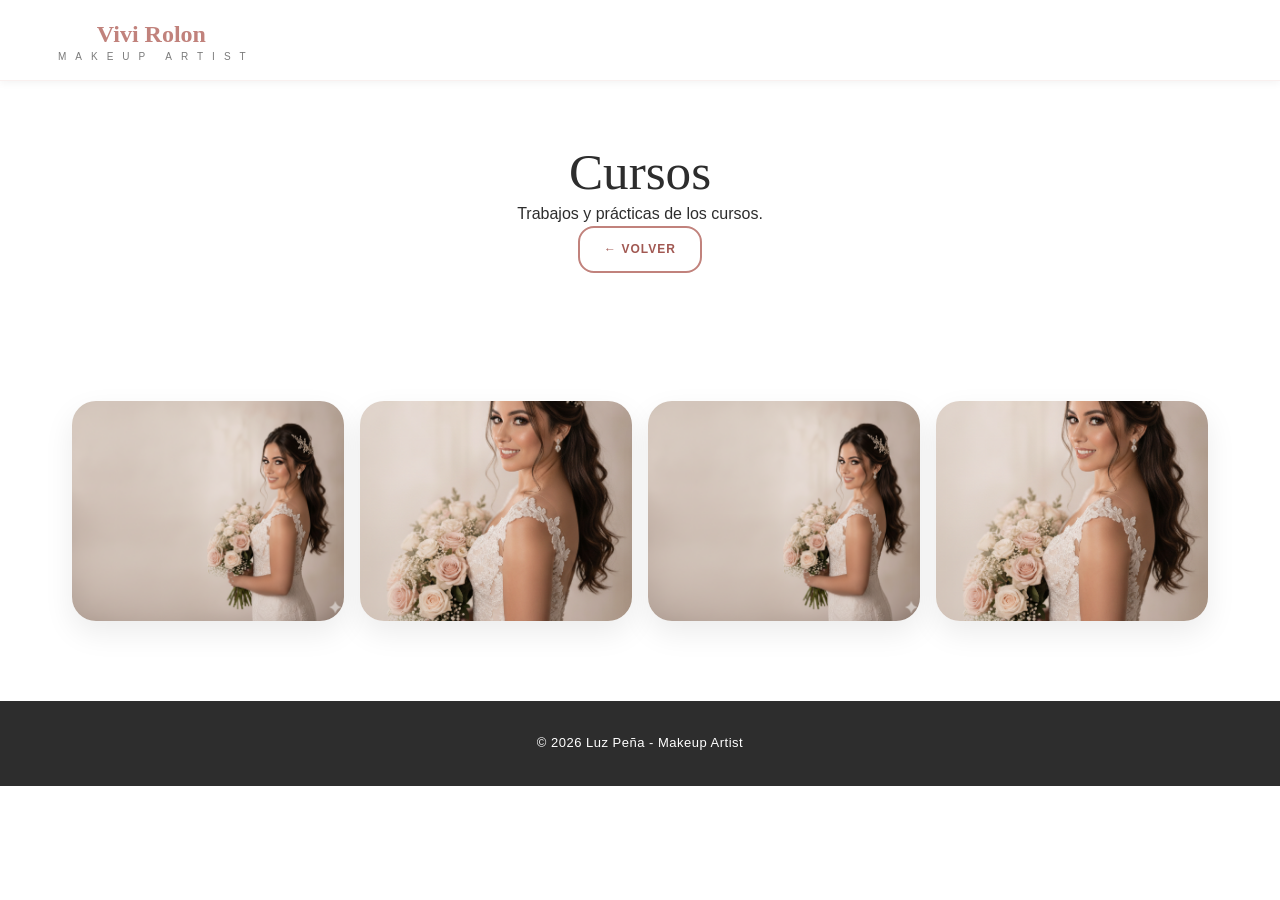
<file: galeria-cursos.html>
<!doctype html>
<html lang="es">
  <head>
    <meta charset="utf-8" />
    <meta name="viewport" content="width=device-width,initial-scale=1" />
    <title>Galería - Cursos</title>
    <link rel="stylesheet" href="style.css" />
  </head>
  <body>
    <header class="header">
      <div class="header-container">
        <div class="logo">
          <h1>Vivi Rolon</h1>
          <p class="logo-subtitle">MAKEUP ARTIST</p>
        </div>
      </div>
    </header>

    <main class="category-gallery">
      <section class="gallery-header">
        <h2>Cursos</h2>
        <p>Trabajos y prácticas de los cursos.</p>
        <a class="btn btn-secondary" href="index.html">← Volver</a>
      </section>

      <section class="images-grid">
        <img src="img/novia-header.png" alt="Curso 1" />
        <img src="img/novia-header-mobil.png" alt="Curso 2" />
        <img src="img/novia-header.png" alt="Curso 3" />
        <img src="img/novia-header-mobil.png" alt="Curso 4" />
      </section>
    </main>

    <footer class="footer">
      <p>&copy; 2026 Luz Peña - Makeup Artist</p>
    </footer>
  </body>
</html>
</file>
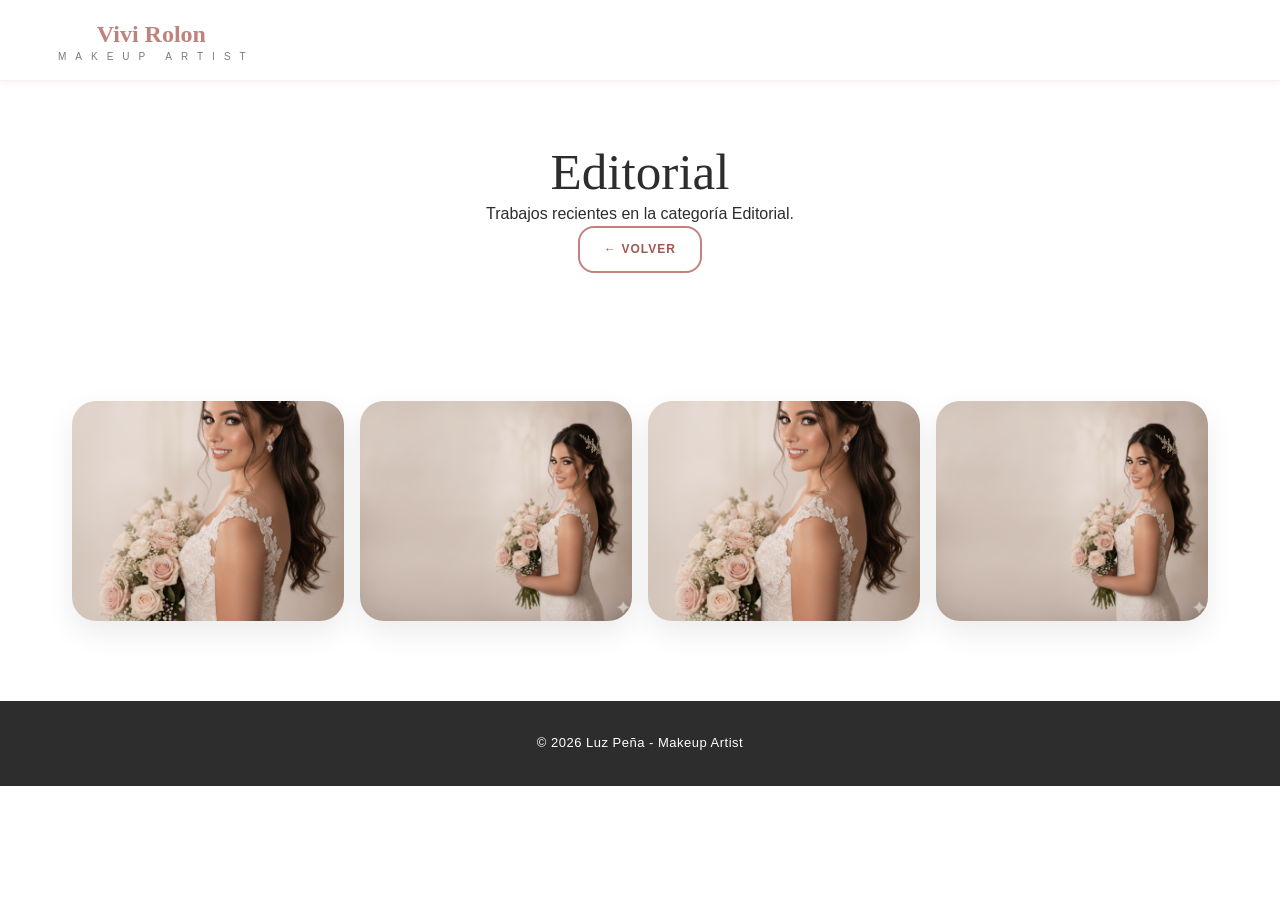
<file: galeria-editorial.html>
<!doctype html>
<html lang="es">
  <head>
    <meta charset="utf-8" />
    <meta name="viewport" content="width=device-width,initial-scale=1" />
    <title>Galería - Editorial</title>
    <link rel="stylesheet" href="style.css" />
  </head>
  <body>
    <header class="header">
      <div class="header-container">
        <div class="logo">
          <h1>Vivi Rolon</h1>
          <p class="logo-subtitle">MAKEUP ARTIST</p>
        </div>
      </div>
    </header>

    <main class="category-gallery">
      <section class="gallery-header">
        <h2>Editorial</h2>
        <p>Trabajos recientes en la categoría Editorial.</p>
        <a class="btn btn-secondary" href="index.html">← Volver</a>
      </section>

      <section class="images-grid">
        <img src="img/novia-header-mobil.png" alt="Editorial 1" />
        <img src="img/novia-header.png" alt="Editorial 2" />
        <img src="img/novia-header-mobil.png" alt="Editorial 3" />
        <img src="img/novia-header.png" alt="Editorial 4" />
      </section>
    </main>

    <footer class="footer">
      <p>&copy; 2026 Luz Peña - Makeup Artist</p>
    </footer>
  </body>
</html>
</file>
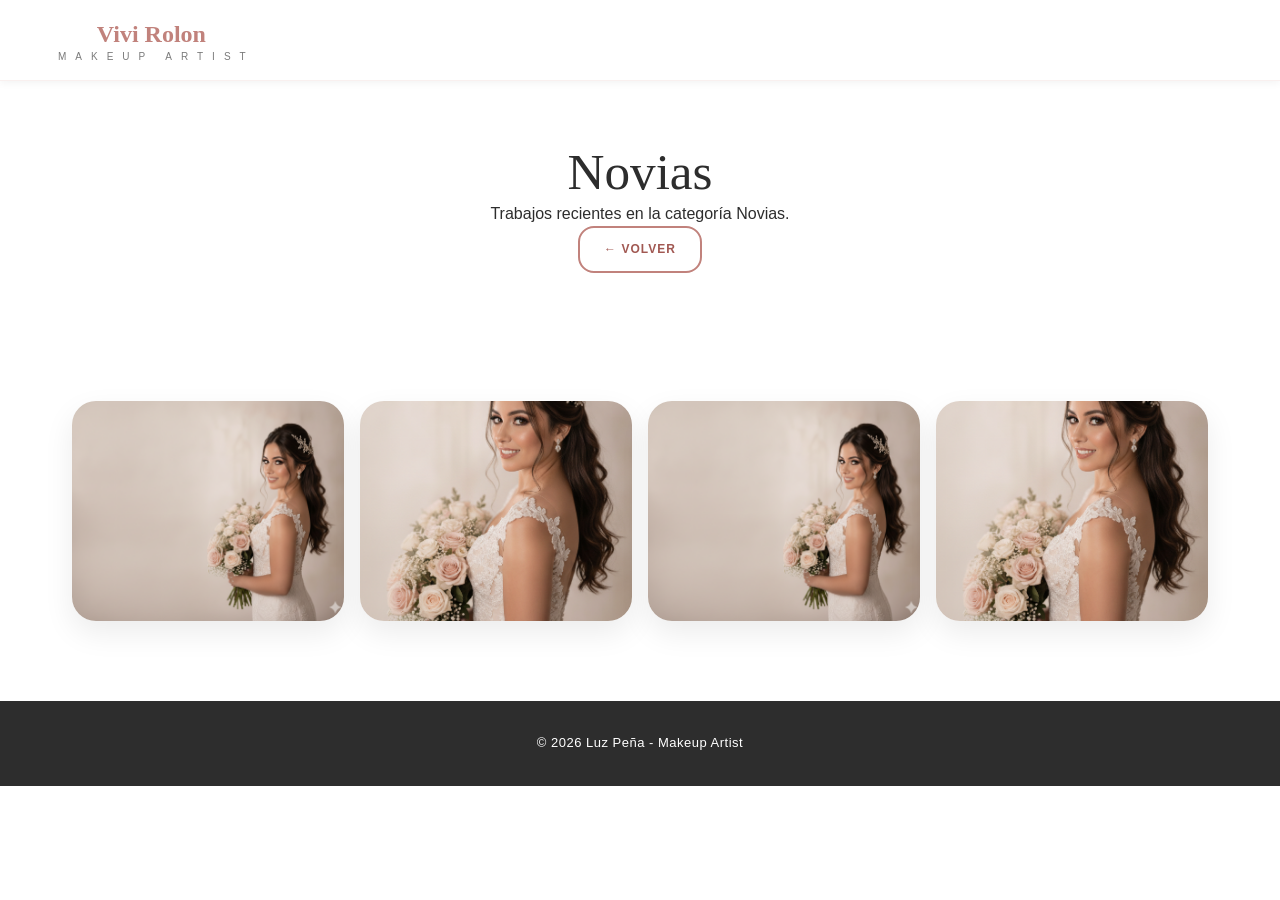
<file: galeria-novias.html>
<!doctype html>
<html lang="es">
  <head>
    <meta charset="utf-8" />
    <meta name="viewport" content="width=device-width,initial-scale=1" />
    <title>Galería - Novias</title>
    <link rel="stylesheet" href="style.css" />
  </head>
  <body>
    <header class="header">
      <div class="header-container">
        <div class="logo">
          <h1>Vivi Rolon</h1>
          <p class="logo-subtitle">MAKEUP ARTIST</p>
        </div>
      </div>
    </header>

    <main class="category-gallery">
      <section class="gallery-header">
        <h2>Novias</h2>
        <p>Trabajos recientes en la categoría Novias.</p>
        <a class="btn btn-secondary" href="index.html">← Volver</a>
      </section>

      <section class="images-grid">
        <img src="img/novia-header.png" alt="Novia 1" />
        <img src="img/novia-header-mobil.png" alt="Novia 2" />
        <img src="img/novia-header.png" alt="Novia 3" />
        <img src="img/novia-header-mobil.png" alt="Novia 4" />
      </section>
    </main>

    <footer class="footer">
      <p>&copy; 2026 Luz Peña - Makeup Artist</p>
    </footer>
  </body>
</html>
</file>
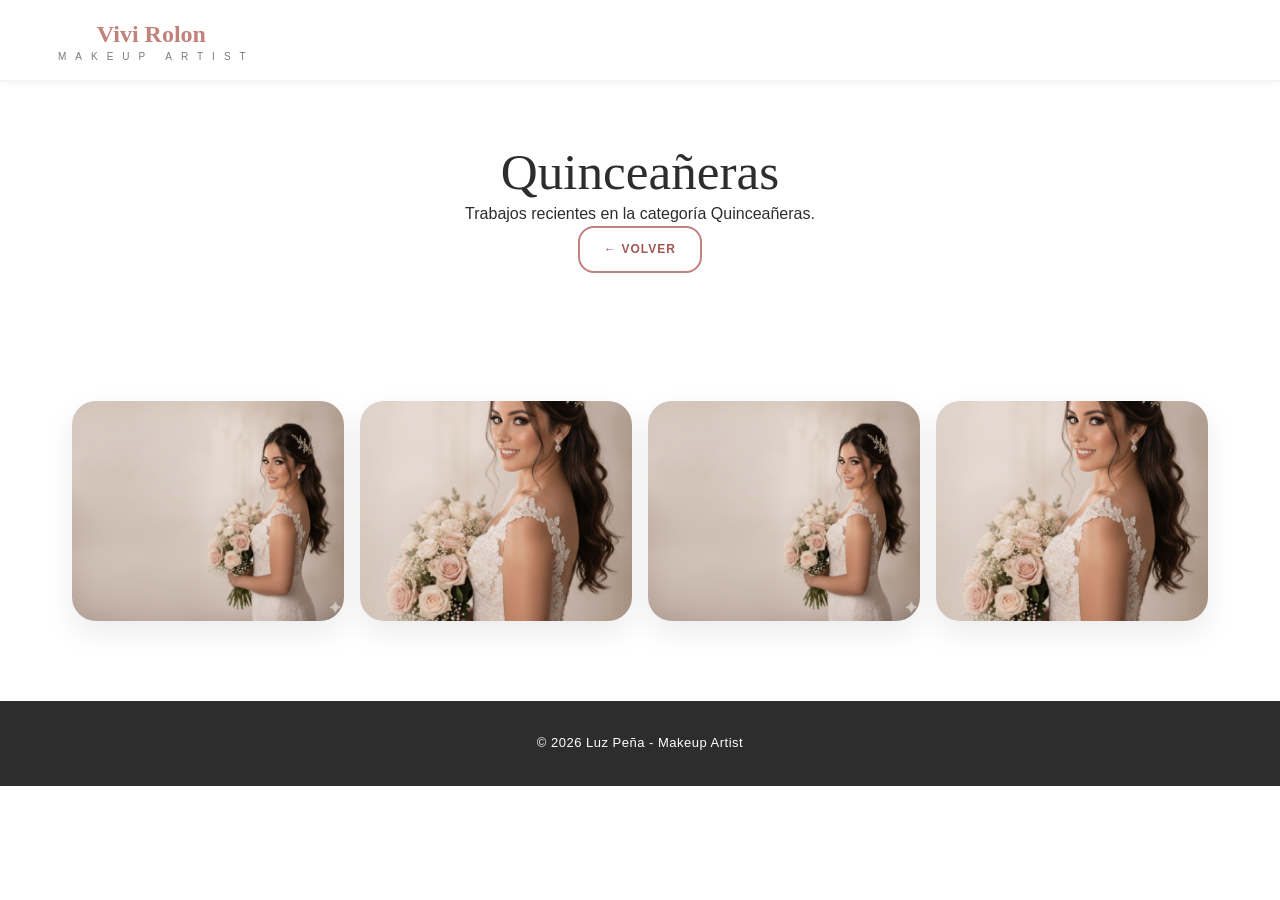
<file: galeria-quinceaneras.html>
<!doctype html>
<html lang="es">
  <head>
    <meta charset="utf-8" />
    <meta name="viewport" content="width=device-width,initial-scale=1" />
    <title>Galería - Quinceañeras</title>
    <link rel="stylesheet" href="style.css" />
  </head>
  <body>
    <header class="header">
      <div class="header-container">
        <div class="logo">
          <h1>Vivi Rolon</h1>
          <p class="logo-subtitle">MAKEUP ARTIST</p>
        </div>
      </div>
    </header>

    <main class="category-gallery">
      <section class="gallery-header">
        <h2>Quinceañeras</h2>
        <p>Trabajos recientes en la categoría Quinceañeras.</p>
        <a class="btn btn-secondary" href="index.html">← Volver</a>
      </section>

      <section class="images-grid">
        <img src="img/novia-header.png" alt="Quince 1" />
        <img src="img/novia-header-mobil.png" alt="Quince 2" />
        <img src="img/novia-header.png" alt="Quince 3" />
        <img src="img/novia-header-mobil.png" alt="Quince 4" />
      </section>
    </main>

    <footer class="footer">
      <p>&copy; 2026 Luz Peña - Makeup Artist</p>
    </footer>
  </body>
</html>
</file>
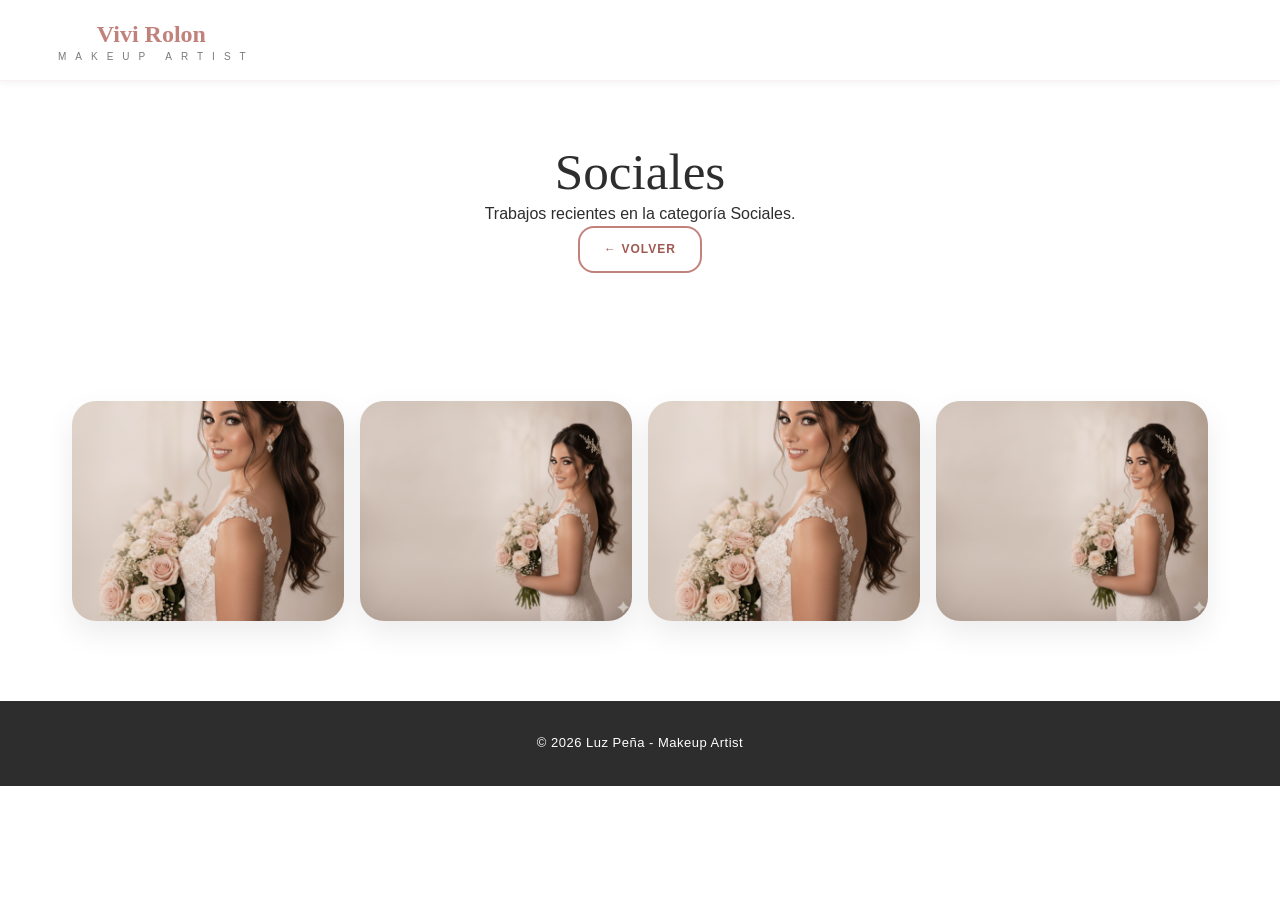
<file: galeria-sociales.html>
<!doctype html>
<html lang="es">
  <head>
    <meta charset="utf-8" />
    <meta name="viewport" content="width=device-width,initial-scale=1" />
    <title>Galería - Sociales</title>
    <link rel="stylesheet" href="style.css" />
  </head>
  <body>
    <header class="header">
      <div class="header-container">
        <div class="logo">
          <h1>Vivi Rolon</h1>
          <p class="logo-subtitle">MAKEUP ARTIST</p>
        </div>
      </div>
    </header>

    <main class="category-gallery">
      <section class="gallery-header">
        <h2>Sociales</h2>
        <p>Trabajos recientes en la categoría Sociales.</p>
        <a class="btn btn-secondary" href="index.html">← Volver</a>
      </section>

      <section class="images-grid">
        <img src="img/novia-header-mobil.png" alt="Social 1" />
        <img src="img/novia-header.png" alt="Social 2" />
        <img src="img/novia-header-mobil.png" alt="Social 3" />
        <img src="img/novia-header.png" alt="Social 4" />
      </section>
    </main>

    <footer class="footer">
      <p>&copy; 2026 Luz Peña - Makeup Artist</p>
    </footer>
  </body>
</html>
</file>
<file: style.css>
/* ==========================================
   ESTILOS GENERALES Y RESET
   ========================================== */

/* Reset y estilos base */
* {
    margin: 0;
    padding: 0;
    box-sizing: border-box;
}

/* Variables CSS para colores y medidas */
:root {
    /* Colores principales */
    --color-primary: #C1827C;      /* Rosa/Coral principal */
    --color-primary-light: #d9897e;  /* Rosa más clara */
    --color-primary-dark: #a15852;   /* Rosa más oscura */

    /* Colores de fondo */
    --color-bg-light: #f5f0eb;     /* Beige muy claro */
    --color-bg-cream: #e8e0d7;     /* Crema */

    /* Colores de texto */
    --color-text-dark: #2d2d2d;    /* Marrón oscuro */
    --color-text-light: #7a7a7a;   /* Gris medio */

    /* Colores complementarios */
    --color-gold: #d4af37;         /* Oro */
    --color-white: #ffffff;        /* Blanco */

    /* Tipografía */
    --font-main: 'Segoe UI', Tahoma, Geneva, Verdana, sans-serif;
    --font-elegant: 'Garamond', 'Georgia', serif;

    /* Espaciado */
    --spacing-sm: 8px;
    --spacing-md: 15px;
    --spacing-lg: 32px;
    --spacing-xl: 48px;

    /* Bordes */
    --border-radius: 8px;
    --border-radius-md: 16px;
    --border-radius-lg: 24px;
    --border-radius-pill: 999px;
    --header-height: 72px; /* valor por defecto, JS actualizará si cambia */
}





/* Body - estilos generales */
body {
    font-family: var(--font-main);
    color: var(--color-text-dark);
    background-color: var(--color-white);
    line-height: 1.6;
    overflow-x: hidden;
}

/* Sección base - estilos comunes */
section {
    padding: var(--spacing-xl) var(--spacing-lg);
}

/* ==========================================
   ENCABEZADO Y NAVEGACIÓN
   ========================================== */

/* Contenedor principal del header */
.header {
    background-color: var(--color-white);
    border-bottom: 1px solid rgba(196, 112, 104, 0.1);
    position: sticky;
    top: 0;
    z-index: 100;
    box-shadow: 0 2px 8px rgba(0, 0, 0, 0.05);
}

/* Contenedor flexible del header */
.header-container {
    max-width: 1400px;
    margin: 0 auto;
    display: flex;
    justify-content: space-between;
    align-items: center;
    padding: var(--spacing-md);
    flex-wrap: wrap;
    gap: var(--spacing-md);
}

/* Logo */
.logo {
    display: flex;
    flex-direction: column;
    align-items: center;
    text-decoration: none;
    cursor: pointer;
    min-width: 150px;
}

.logo h1 {
    font-family: "Parisienne", cursive, 'Garamond', 'Georgia', serif;
    font-size: 24px;
    color: var(--color-primary);
    font-weight: 600;
    /* letter-spacing: 2px; */
}

.logo-subtitle {
    font-size: 10px;
    color: var(--color-text-light);
    letter-spacing: 9px;
    margin-top: -4px;
    padding-left: 10px;
}

/* Navegación */
.navbar {
    flex: 1;
    display: flex;
    justify-content: center;
}

.nav-list {
    list-style: none;
    display: flex;
    gap: var(--spacing-lg);
    justify-content: center;
}

.nav-link {
    text-decoration: none;
    color: var(--color-text-dark);
    font-size: 12px;
    letter-spacing: 1px;
    font-weight: 500;
    transition: color 0.3s ease;
    position: relative;
}

/* Efecto hover en links de navegación */
.nav-link::after {
    content: '';
    position: absolute;
    bottom: -4px;
    left: 0;
    width: 0;
    height: 2px;
    background-color: var(--color-primary);
    transition: width 0.3s ease;
}

.nav-link:hover {
    color: var(--color-primary);
}

.nav-link:hover::after {
    width: 100%;
}

/* Estilo para enlace activo */
.nav-link.active {
    color: var(--color-primary);
    font-weight: 700;
}

.nav-link.active::after {
    width: 100%;
}

/* ==============================
  clase para redondear especificamente el boton de reservar cita en el header modo desktop
   ============================== */
.btn.cita-header {
  border-radius: 24px;
  display: flex;
  align-items: center;
  gap: 6px;
}
.btn.cita-hero{
  display: flex;
  align-items: center;
  gap: 6px;
}

.icon-calendar {
  width: 20px;
  height: 20px;
}


/* Botón pequeño en header */
.btn-small {
    padding: 8px 16px;
    font-size: 11px;

}

/* Menú hamburguesa (oculto en desktop) */
.hamburger {
    display: none;
    cursor: pointer;
}

.hamburger svg {
    transition: 0.3s;
    color: var(--color-primary);
}

.hamburger:hover svg {
    color: var(--color-primary-dark);
}

/* ==========================================
   BOTONES
   ========================================== */

/* Estilos base de botones */
.btn {
    padding: 12px 24px;
    border: none;
    border-radius: var(--border-radius-md);
    font-size: 12px;
    font-weight: 600;
    letter-spacing: 1px;
    cursor: pointer;
    transition: background-color .3s ease,
color .3s ease,
transform .3s ease;
    text-transform: uppercase;
    display: inline-block;
    text-decoration: none;
    text-align: center;
}


/* Botón primario (relleno rosa) */
.btn-primary {
    background-color: var(--color-primary);
    color: var(--color-white);
    border: 2px solid var(--color-primary);
}

.btn-primary:hover {
    background-color: var(--color-primary-dark);
    border-color: var(--color-primary-dark);
    transform: translateY(-2px);
    box-shadow: 0 4px 12px rgba(196, 112, 104, 0.3);
}

/* Botón secundario (borde) */
.btn-secondary {
    background-color: transparent;
    color: var(--color-primary-dark);
    border: 2px solid var(--color-primary);
}

.btn-secondary:hover {
    background-color: var(--color-primary);
    color: var(--color-white);
    transform: translateY(-2px);
}
.btn:active{
    transform:scale(.9);
}

/* ==========================================
   SECCIÓN 1 HERO / PRINCIPAL
   ========================================== */

/* Contenedor del hero */
.hero {
    display: grid;
    grid-template-columns: 1fr 1fr;
    gap: var(--spacing-xl);
    align-items: center;
    background-image: url("/img/img-hero2.png");
    background-size: cover;
    padding: var(--spacing-xl);

}

/* Contenido del hero */
.hero-content {
    display: flex;
    flex-direction: column;
    /* gap: var(--spacing-md); */
    padding: var(--spacing-lg);
}

/* Subtítulo de sección va antes del titulo principal y se aplica a todos*/
.section-subtitle {
    color: var(--color-primary);
    font-size: 12px;
    letter-spacing: 1px;
    font-weight: 500;
    /* margin-bottom: var(--spacing-md); */
}

/* Título del hero */
.hero-title {
    font-family: "Playfair Display", serif, 'Garamond', 'Georgia', serif;
    font-size: clamp(32px, 5vw, 52px);
    color: var(--color-text-dark);
    font-weight: 500;
    line-height: 1.2;
    margin-top: var(--spacing-md);
}



/* Descripción del hero (en cursiva) */
.hero-description {
    font-family: "Parisienne", cursive, 'Garamond', 'Georgia', serif;
    font-size: clamp(32px, 5vw, 48px);

    color: var(--color-primary-dark);
    font-style: italic;
    font-weight: 300;
    line-height: 1.2;
    margin-top: 20px;
}

/* Ícono decorativo (corazón) */
.heart-icon {
    display: inline-flex;
    align-items: center;
    font-size: 24px;
    color: var(--color-primary);
    margin-bottom: var(--spacing-md);
    text-align: center;
}

.heart-icon::before,
.heart-icon::after {
    content: "";
    display: inline-block;
    width: 180px;
    height: 1px;
    background-color: var(--color-primary);
    margin: 0 14px;
}

/* esto para que la linea izquierda no tenga margen izquierdo y se pegue al inicio */
.heart-icon::before{
    margin-left: 0;
}

/* Texto descriptivo */
.hero-text {
    color: var(--color-text-dark);
    font-size: 15px;
    font-weight: 400;
    line-height: 1.8;
    max-width: 400px;
    margin-bottom: var(--spacing-lg);
}

/* Contenedor de botones del hero */
.hero-buttons {
    display: flex;
    gap: var(--spacing-md);
    margin-bottom: var(--spacing-md);
    flex-wrap: wrap;
}

/* Banner de beneficios en hero */
.benefits-banner {
    display: flex;
    align-items: center;
    width: fit-content;
    gap: var(--spacing-md);
    margin-top: var(--spacing-lg);
}

.benefit-item {
    width: 190px;
    font-weight: 400;
    line-height: 1.4;

}

.benefit-icon {
   border-radius: 50%;
   border: 1px solid var(--color-primary);
   width: 60px;
   height: 60px;
   display: flex;
   align-items: center ;
    justify-content: center;
    color:#C1827C;

}

/* Esto es para ajustar la posición del ícono SVG dentro del círculo, ya que a veces puede quedar un poco desalineado visualmente. El valor de translateY se puede ajustar según sea necesario para lograr el mejor aspecto. */
.benefit-icon svg {
    transform: translateY(3px);
}



/* Imagen del hero */
.hero-image {
    background-size: cover;
    background-position: center;
    border-radius: var(--border-radius);
}

/* ==========================================
   SECCIÓN 2 DE SERVICIOS
   ========================================== */

/* Contenedor de servicios */
.services-section2 {
    background-color: var(--color-bg-light);
    min-height: 100vh;
    display: flex;
    flex-direction: column;
    justify-content: space-between;
    gap: var(--spacing-xl);
    padding-top: var(--spacing-xl);
    padding-bottom: var(--spacing-xl);
}

.section2-header {
    max-width: 800px;
    margin: 0 auto;
    text-align: center;
    padding-bottom: var(--spacing-lg);
}

.title-seccion2 {
       font-family: "Playfair Display", serif, 'Garamond', 'Georgia', serif;
    font-size: clamp(32px, 5vw, 52px);
    color: var(--color-text-dark);
    font-weight: 500;
    line-height: 1.2;
    margin-top: var(--spacing-md);
}

.title-seccion2 br{
    display: none;
}


.section2-text {
    color: var(--color-text-dark);
    font-size: 15px;
    font-weight: 400;
    line-height: 1.8;
    max-width: 400px;
    margin-top: var(--spacing-xl);
}

.services-grid {
    display: grid;
    grid-template-columns: repeat(4, minmax(240px, 1fr));
    gap: var(--spacing-lg);
    max-width: 1400px;
    margin: 0 auto;
}

.service-card {
    display: flex;
    flex-direction: column;
    background-color: var(--color-white);
    border-radius: var(--border-radius-lg);
    overflow: hidden;
    box-shadow: 0 20px 40px rgba(0, 0, 0, 0.05);
    transition: transform 0.3s ease, box-shadow 0.3s ease;
}

.service-card:hover {
    transform: translateY(-8px);
    box-shadow: 0 26px 50px rgba(0, 0, 0, 0.08);
}

.service-image {
    min-height: 210px;
    position: relative;
    display: flex;
    align-items: center;
    justify-content: center;
    background-size: cover;
    background-position: center;
}

.service-image-1 {
    background-image: url('img/novia-servicios.jpg');
}
.service-image-2 {
    background-image: url('img/social-servicio.jpg');
}
.service-image-3 {
    background-image: url('img/quinceañera-servicios.JPG');
}
.service-image-4 {
     background-image: url('img/cursos-servicios.webp');
}

.service-icon {
    width: 66px;
    height: 66px;
    border-radius: 50%;
    background-color: rgba(193, 130, 124, 0.12);
    color: var(--color-primary);
    display: grid;
    place-items: center;
    font-size: 28px;
    box-shadow: inset 0 0 0 1px rgba(193, 130, 124, 0.18);
}

.service-info {
    padding: var(--spacing-lg);
    display: flex;
    flex-direction: column;
    gap: var(--spacing-md);
    flex: 1;
}

.service-title {
    display: block;
    font-size: 16px;
    font-weight: 700;
    color: var(--color-text-dark);
    letter-spacing: 0.3px;
}

.service-info p {
    color: var(--color-text-light);
    font-size: 14px;
    line-height: 1.7;
    margin-bottom: 0;
}
/* quitamos el p mobil */
.service-info .p-mobil{
    display: none;
}

.service-button {
    align-self: flex-start;
    padding: 12px 22px;
    font-size: 12px;
    margin-top: auto;
}

.services-footer {
    display: grid;
    grid-template-columns: repeat(4, minmax(220px, 1fr));
    gap: var(--spacing-lg);
    max-width: 1400px;
    margin: 0 auto;
    background-color: var(--color-white);
    border-radius: var(--border-radius-lg);
    padding: var(--spacing-lg);
    box-shadow: 0 10px 30px rgba(0, 0, 0, 0.04);
}

.service-benefit {
    display: flex;
    gap: var(--spacing-md);
    align-items: flex-start;
}

.benefit-icon-text {
    display: inline-flex;
    width: 44px;
    height: 44px;
    color: var(--color-primary);
    align-items: center;
    justify-content: center;
    font-size: 18px;
}

.service-benefit strong {
    display: block;
    font-size: 14px;
    color: var(--color-text-dark);
    margin-bottom: 4px;
}

.service-benefit p {
    margin: 0;
    color: var(--color-text-light);
    font-size: 13px;
    line-height: 1.6;
}

/* ==========================================
   SECCIONES PLACEHOLDER
   ========================================== */

/* Galería */
.gallery {
    background-color: var(--color-bg-light);
    padding: var(--spacing-xl) var(--spacing-lg);
}

.gallery-section {
    padding-top: var(--spacing-xl);
    padding-bottom: var(--spacing-xl);
}

.gallery-header {
    max-width: 900px;
    margin: 0 auto 2rem;
    text-align: center;
}

.gallery-header h2 {
    font-family: "Playfair Display", serif, 'Garamond', 'Georgia', serif;
    font-size: clamp(32px, 4vw, 52px);
    color: var(--color-text-dark);
    font-weight: 500;
    margin: var(--spacing-md) auto 0;
    line-height: 1.1;
}

.gallery-text {
    color: var(--color-text-dark);
    max-width: 620px;
    margin: var(--spacing-md) auto 0;
    font-size: 15px;
    line-height: 1.8;
}

.gallery-header br{
    display: none;
}

.gallery-grid {
    display: grid;
    grid-template-columns: repeat(12, minmax(0, 1fr));
    gap: var(--spacing-lg);
    max-width: 1400px;
    margin: 0 auto;
}

.gallery-card {
    position: relative;
    border-radius: var(--border-radius-lg);
    overflow: hidden;
    min-height: 220px;
    display: flex;
    align-items: flex-end;
    justify-content: flex-start;
    padding: var(--spacing-lg);
    color: var(--color-white);
    box-shadow: 0 20px 40px rgba(0, 0, 0, 0.08);
    background-size: cover;
    background-position: center;
    text-decoration: none;

}


.gallery-card::before {
    content: "";
    position: absolute;
    inset: 0;
    background: linear-gradient(180deg, rgba(0,0,0,0.08) 0%, rgba(0,0,0,0.45) 100%);
}

.gallery-card span.gallery-badge,
.gallery-card strong {
    position: relative;
    z-index: 1;
}

.gallery-card-large {
    grid-column: span 7;
    grid-row: span 2;
    min-height: 520px;

}

.gallery-card-medium {
    grid-column: span 5;
    min-height: 300px;
}

.gallery-card-small {
    grid-column: span 5;
    min-height: 240px;
}

.gallery-card-1 {
    background-image: url('img/novia-portada.jpg');
    background-size: cover;
    background-position: center;
    background-repeat: no-repeat;
}
.gallery-card-2 { background-image: url('img/sociales-portada.jpg');
    background-size: cover;
    background-position: center;
    background-repeat: no-repeat;
}
.gallery-card-3 { background-image: url('img/quinceañera-portada.jpeg');
    background-size: cover;
    background-position: center;
    background-repeat: no-repeat;
}
.gallery-card-4 { background-image: url('img/editorial-portada.jpg');
    background-size: cover;
    background-position: center;
    background-repeat: no-repeat;
}
.gallery-card-5 { background-image: url('img/cursos-portada.jpeg');
    background-size: cover;
    background-position: center -180px;
    background-repeat: no-repeat;
}

.gallery-badge {
    background-color: rgba(255, 255, 255, 0.92);
    color: var(--color-text-dark);
    font-size: 12px;
    font-weight: 600;
    padding: 8px 14px;
    border-radius: 999px;
    box-shadow: 0 10px 30px rgba(0,0,0,0.08);
}

.gallery-cta {
    display: flex;
    align-items: center;
    justify-content: space-between;
    gap: var(--spacing-lg);
    max-width: 1400px;
    margin: var(--spacing-xl) auto 0;
    padding: var(--spacing-lg);
    background-color: var(--color-white);
    border-radius: var(--border-radius-lg);
    box-shadow: 0 20px 40px rgba(0, 0, 0, 0.05);
}

.gallery-cta-copy {
    display: flex;
    align-items: center;
    gap: var(--spacing-md);
    flex: 1;

}

.gallery-cta-icon {
    width: 55px;
    height: 55px;
    border-radius: 50%;
    background-color: rgba(193, 130, 124, 0.12);
    color: var(--color-primary);
    display: grid;
    place-items: center;
    font-size: 24px;
}

.gallery-cta-copy strong {
    display: block;
    font-size: 16px;
    color: var(--color-text-dark);
    margin-bottom: 6px;
}

.gallery-cta-copy p {
    margin: 0;
    color: var(--color-text-light);
    font-size: 14px;
    line-height: 1.5;
}


/*-----------------------------------------
Páginas de categoría: rejilla de imágenes
-------------------------------------------
*/
.category-gallery .images-grid {
    max-width: 1200px;
    margin: 2rem auto;
    display: grid;
    grid-template-columns: repeat(auto-fit, minmax(220px, 1fr));
    gap: 16px;
}

.category-gallery .images-grid img {
    width: 100%;
    height: 220px;
    object-fit: cover;
    border-radius: var(--border-radius-lg);
    box-shadow: 0 12px 30px rgba(0,0,0,0.08);
}




/* ==========================================
   SECCIÓN DE TESTIMONIOS
   ========================================== */

.testimonios-section {
    padding: var(--spacing-xl) var(--spacing-lg);
    background-color: var(--color-bg-light);
}

.testimonios-header {
    text-align: center;
    margin-bottom: var(--spacing-xl);
}

.testimonios-header .section-subtitle {
    color: var(--color-primary);
    font-size: 12px;
    letter-spacing: 1px;
    font-weight: 500;
    margin-bottom: var(--spacing-md);
}

.testimonios-header .heart-icon {
    display: flex;
    align-items: center;
    justify-content: center;
    margin: var(--spacing-md) auto;
}

.testimonios-header .heart-icon::before,
.testimonios-header .heart-icon::after {
    content: "";
    display: inline-block;
    width: 120px;
    height: 1px;
    background-color: var(--color-primary);
    margin: 0 14px;
}

.testimonios-header .heart-icon::before {
    margin-left: 0;
}

.testimonios-header h2 {
    font-family: "Playfair Display", serif;
    font-size: clamp(28px, 5vw, 48px);
    color: var(--color-text-dark);
    margin: var(--spacing-md) 0;
    line-height: 1.2;
    font-weight: 500;
}

.testimonios-description {
    color: var(--color-text-dark);
    font-size: 15px;
    max-width: 600px;
    margin: var(--spacing-md) auto 0;
    line-height: 1.6;
}

/* Wrapper y Grid */
.testimonios-wrapper {
    margin-bottom: var(--spacing-xl);
}

.testimonios-grid {
    display: grid;
    grid-template-columns: repeat(4, 1fr);
    gap: var(--spacing-lg);
    margin-bottom: var(--spacing-xl);
    max-width: 1200px;
    margin-left: auto;
    margin-right: auto;
}

/* Tarjeta de Testimonio */
.testimonio-card {
    background-color: var(--color-white);
    padding: var(--spacing-lg);
    border-radius: var(--border-radius-md);
    transition: transform 0.3s ease, box-shadow 0.3s ease;
    text-align: center;
    display: flex;
    flex-direction: column;
    overflow:visible;

}

.testimonio-card:hover {
   transform: translateY(-8px);
   /* box-shadow: 0 20px 40px rgba(0, 0, 0, 0.05); */
}

.testimonio-image {
    width: 100%;
    aspect-ratio: 1;
    border-radius: var(--border-radius-md);
    overflow: visible;
    margin-bottom: var(--spacing-md);
    background-size: cover;
    position: relative;

}
.testimonio-img-1 {
    background-image: url("img/novia-portada.jpg");
}

.testimonio-img-2 {
    background-image: url("img/sociales-portada.jpg");
}

.testimonio-img-3 {
    background-image: url("img/quinceañera-portada.jpeg");
}

.testimonio-img-4 {
    background-image: url("img/editorial-portada.jpg");
}



.comillas-icon{
    width:70px;
    height:70px;
    border-radius: 50%;
    border: 2px solid white;
    display: flex;
    align-items: center;
    justify-content: center;
    background-color: var(--color-primary-light);
    bottom: -32px;
    left: 50%;
    position: absolute;
    transform: translateX(-50%);

}

.testimonio-stars {
    color: #d4af37;
    font-size: 24px;
    letter-spacing: 2px;
    margin-bottom: var(--spacing-md);
}

.testimonio-text {
    font-size: 13px;
    color: var(--color-text-light);
    line-height: 1.6;
    margin-bottom: var(--spacing-md);
    flex-grow: 1;
}

.author-name {
    font-family: "Parisienne", cursive;
    font-size: 16px;
    color: var(--color-primary);
    margin: var(--spacing-sm) 0 4px;
    font-weight: 400;
}

.author-category {
    font-size: 11px;
    color: var(--color-text-light);
    letter-spacing: 1px;
    font-weight: 500;
    margin: 0;
}

/* Paginación */
.testimonios-pagination {
    display: flex;
    justify-content: center;
    gap: 8px;
    margin-bottom: var(--spacing-xl);
}

.pagination-dot {
    width: 10px;
    height: 10px;
    border-radius: 50%;
    background-color: rgba(193, 130, 124, 0.3);
    cursor: pointer;
    transition: all 0.3s ease;
}

.pagination-dot.active {
    background-color: var(--color-primary);
    width: 28px;
    border-radius: 5px;
}

.pagination-dot:hover {
    background-color: rgba(193, 130, 124, 0.6);
}

/* Estadísticas */
.testimonios-stats {
    display: grid;
    grid-template-columns: repeat(2, 1fr);
    gap: var(--spacing-lg);
    max-width: 700px;
    margin: 0 auto;
}

.stat-card {
    display: flex;
    align-items: center;
    text-align: center;
    gap: var(--spacing-md);
}
.stat-icon {
    width: 55px;
    height: 55px;
    border-radius: 50%;
    border: 1px solid var(--color-primary);
    display: flex;
    align-items: center;
    justify-content: center;
    margin-top: 10px;
}

.stat-info{
    text-align: left;
}

.stat-card svg {
    margin-top: 4px;
    width: 30px;
    height: 30px;
    color: var(--color-primary);
}

.stat-number {
    font-family: "Playfair Display", serif;
    font-size: 24px;
    color: var(--color-primary);
    font-weight: 700;
    margin: 0;
}

.stat-label {
    font-size: 12px;
    color: var(--color-text-light);
    line-height: 1.4;
    letter-spacing: 0.5px;
    margin: 0;
}

/* Sobre mi */
.sobre-mi {
    background-color: var(--color-bg-cream);
    min-height: auto;
    display: flex;
    align-items: center;
    justify-content: center;
}

/* Contacto */
.contact {
    background-color: var(--color-white);
    min-height: 400px;
    display: flex;
    align-items: center;
    justify-content: center;
    color: var(--color-text-light);
}

/* ==========================================
   PIE DE PÁGINA
   ========================================== */

.footer {
    background-color: var(--color-text-dark);
    color: var(--color-white);
    text-align: center;
    padding: var(--spacing-lg);
    font-size: 13px;
    letter-spacing: 0.5px;
}




/* ==========================================
   MEDIA QUERIES - DISEÑO RESPONSIVE
   ========================================== */


/*---------------------------------------------
Tablets - hasta 768px
------------------------------------------------*/
@media (max-width: 768px) {
    /* Header */
    .header-container {
        flex-direction: column;
        gap: var(--spacing-md);
    }

    .navbar {
        order: 3;
        width: 100%;
    }

    .nav-list {
        gap: var(--spacing-md);
        font-size: 11px;
    }

    .hamburger {
        display: flex;
        order: 4;
    }

    /* Hero */
    .hero {
        display: flex;
        flex-direction: column-reverse;
        background-image: none;
        background-color: var(--color-white);
        padding: var(--spacing-lg);
        gap: var(--spacing-lg);
    }

    .hero-image {
        width: 100%;
        height: 350px;
        background-image: url("/img/novia-header.png");
        background-size: cover;
        background-position: center;
        border-radius: var(--border-radius);
    }

    .hero-content {
        display: flex;
        flex-direction: column;
        align-items: center;
        text-align: center;
        padding: var(--spacing-lg) 0;
    }

    .hero-title {
        font-size: 36px;
        text-align: center;
    }

    .hero-description {
        font-size: 24px;
        text-align: center;
    }

    .hero-text {
        text-align: center;
        max-width: 100%;
    }

    .section-subtitle {
        text-align: center;
        width: 100%;
    }

    .heart-icon {
        justify-content: center;
        width: 100%;
    }

    .hero-buttons {
        width: 100%;
        justify-content: center;
        flex-wrap: wrap;
    }

    .benefits-banner {
        justify-content: center;
        width: 100%;
    }

    /* Espaciado general */
    section {
        padding: var(--spacing-lg) var(--spacing-md);
    }

     .gallery .gallery-grid {
        grid-template-columns: repeat(2, 1fr) !important;
        grid-auto-rows: auto;
        gap: 12px !important;
        max-width: 100%;
    }

    .gallery .gallery-card-large,
    .gallery .gallery-card-medium,
    .gallery .gallery-card-small,
    .gallery a.gallery-card {
        grid-column: auto ;
        grid-row: auto !important;
        min-height: 160px;
        padding: 12px;
    }

    /* Colocación fija por tarjeta para seguir el mockup móvil */
    .gallery .gallery-card-1 { grid-column: 1 / 2 !important; } /* Novias */
    .gallery .gallery-card-2 { grid-column: 2 / 3 !important; } /* Sociales */
    .gallery .gallery-card-3 { grid-column: 1 / 2 !important; } /* Quinceañeras */
    .gallery .gallery-card-4 { grid-column: 2 / 3 !important; } /* Editorial */
    .gallery .gallery-card-5 { grid-column: 1 / -1 !important; } /* Cursos - ocupar ambas columnas */

    .gallery-card { border-radius: 12px; }
    .gallery-badge { font-size: 12px; padding: 6px 10px; }

    /* ==========================================
       TESTIMONIOS
       ========================================== */
    .testimonios-grid {
        display: flex;
        overflow-x: auto;
        gap: var(--spacing-lg);
        scroll-snap-type: x mandatory;
        -webkit-overflow-scrolling: touch;
        scrollbar-width: none;
        margin-bottom: var(--spacing-lg);
    }
    .testimonios-grid::-webkit-scrollbar {
        display: none;
    }
    .testimonio-card {
        flex: 0 0 100%;
        min-width: 100%;
        scroll-snap-align: start;
    }
    .testimonios-pagination {
        margin-bottom: var(--spacing-lg);
    }
    .testimonios-stats {
        grid-template-columns: repeat(2, 1fr);
        gap: var(--spacing-md);
    }


}


/* ---------------------------------------
Móviles - hasta 480px
------------------------------------------*/
@media (max-width: 480px) {
    :root {
        --spacing-xl: 24px;
        --spacing-lg: 16px;
        --spacing-xl: 24px;
    }

    /* Header */
    .logo h1 {
        font-size: 18px;

    }

    .logo-subtitle {
        font-size: 9px;
    }

    .header-container{
        display: flex;
        flex-direction: row;
        position: relative;
        z-index: 100;
    }

    .navbar{
        position: fixed;
        top: 76px;
        right: 10px;
        width: 40%;
        height: fit-content;
         padding: var(--spacing-md) 0;
        background-color: rgba(255, 255, 255, 0.98);
        box-shadow: -5px 0 30px rgba(0, 0, 0, 0.12);
        overflow-y: auto;
        transform: translateX(calc(100% + 10px));
        transition: transform 0.4s ease-in-out;
        z-index: 99;
        border-radius: 7px;
    }

    .navbar.open {
        display: flex;
        flex-direction: column;
        align-items: center;
        gap: var(--spacing-md);

        transform: translateX(0);
    }

    .nav-list {
        display: flex;
        flex-direction: column;
        align-items: center;
        gap: var(--spacing-md);
        width: 100%;
    }

    .nav-link {
        width: 100%;
        text-align: center;
    }

    .cita-header {
        display: none !important;
    }
    .logo{
        min-width: fit-content;
    }

    /* Hero */
    .hero {
        display: flex;
        flex-direction: column-reverse;
        padding: 0;
        gap: var(--spacing-lg);
    }

    .hero-image {
        width: 100%;
        height: 50vh;
        background-image: url("/img/img-hero-movil.png");
        background-size: cover;
        background-position: center -50px ;
        border-radius: 0;
        margin-bottom: var(--spacing-md);
    }

    .hero-content {
        display: flex;
        flex-direction: column;
        align-items: center;
        text-align: center;
        padding: 0;
        width: 100%;
        padding: var(--spacing-xl);
    }

    .hero-title {
        text-align: center;
    font-size: clamp(32px, 10vw, 52px);
    margin-top:10px ;
    }

    .hero-description {
        text-align: center;
    font-size: clamp(32px, 5vw, 48px);

    }

    .hero-text {
        font-size: 18px;
        text-align: center;
        max-width: 100%;
        line-height: 1.4;
        width: 90%;
    }

    .section-subtitle {
        text-align: center;
        width: 100%;
        font-size: 15px;
    }

    .heart-icon {
        justify-content: center;
        width: 100%;
        margin: var(--spacing-md) 0;
    }

    .heart-icon::before,
    .heart-icon::after {
        width: 100px;
        margin: 0 8px;
    }

    .heart-icon::before {
        margin-left: 8px;
    }

    .hero-buttons {
        flex-direction: column;
        align-content: center;
        width: 100%;
        gap: var(--spacing-md);
        margin: var(--spacing-md) 0;

    }

    .btn {
        width: 80%;
        padding: 12px 16px;
        font-size: 11px;
    }

    button.btn-primary.cita-hero {
        display: flex;
        justify-content: center;



    }
    button.btn.btn-secondary{
        padding: 16px 16px;
    }

    .benefits-banner {
        align-items: center;
        width: 100%;
    }

    .benefit-item {
        text-align: center;
        width: 52%;
        text-align: start;
    }

    .services-grid {
        grid-template-columns: 1fr;
        gap: var(--spacing-lg);
     padding: var(--spacing-lg) var(--spacing-md);

    }

    .service-card {
        min-height: auto;
    }

    .service-image {
        min-height: 180px;
    }

    .services-footer {
        grid-template-columns: 1fr;
        gap: var(--spacing-md);
    margin: 0 ;
    display: flex;
    border-radius: 0px;

    }

    .service-benefit {
        display: flex;
        flex-direction: column;
        align-items: center;
        gap: 0px;
    }
    .benefit-icon-text {
    width: 44px;
    height: 44px;
    font-size: 40px;
}

    .service-benefit strong  {
    display: block;
    font-size: 12px;
    color: var(--color-text-dark);
    margin-bottom: 0px;
    text-align: center;
    font-weight: 400;
    line-height: 1.2;
    margin-top: 10px;
}

    .service-benefit p{
        display: none;
    }


 /*-------------------------------
 SECTION 2
 -------------------------------- */


    /* Espaciado */
    section {
        padding: var(--spacing-lg) var(--spacing-md);
    }



.heart-icon{
    margin: 0;
}

.heart-icon::before,
.heart-icon::after {
    content: "";
    display: inline-block;
    width: 50px;
    height: 1px;
    background-color: var(--color-primary);
    margin: 0 14px;
}
/* esto para que la linea izquierda no tenga margen izquierdo y se pegue al inicio */
.heart-icon::before{
    margin-left: 0;
}
.heart-icon::after{
    margin-right: 0;
}

.title-seccion2{
    text-align: center;
    font-size: clamp(32px, 4vw, 52px);
    margin-top:10px ;
}

.title-seccion2 br{
    display: block;
}

.section2-text{
      font-size: 15px;
        text-align: center;
        max-width: 100%;
        line-height: 1.4;
        width: 80%;
        margin-top: var(--spacing-md);
    }

.section2-header{
    display: flex;
    flex-direction: column;
    align-items: center;
     padding: var(--spacing-lg) var(--spacing-md);
}

.service-card {
    display: flex;
    flex-direction: row;
    background-color: var(--color-white);
    border-radius: 10px;
    height:157px;
    overflow: hidden;
    box-shadow: 0 20px 40px rgba(0, 0, 0, 0.05);
    transition: transform 0.3s ease, box-shadow 0.3s ease;
}
.service-image {
    min-height: auto;
    position: relative;
    display: flex;
    align-items: center;
    justify-content: end;
    background-size: cover;
    background-position: center -15px;
    width: 40%;

}
.service-image-1 {
    background-position: center 0px;
}
.service-image-2 {
    background-position: center -30px;
}
.service-icon {
    width: 55px;
    height: 55px;
    border-radius: 50%;
    background-color: var(--color-primary-light);
    color: var(--color-primary);
    display: grid;
    place-items: center;
    font-size: 28px;
    box-shadow: inset 0 0 0 1px rgba(193, 130, 124, 0.18);
    position: absolute;
    bottom: 10px;
    right: -14px;

}

.service-info {
    padding: var(--spacing-lg) ;
    display: flex;
    flex-direction: column;
    gap: var(--spacing-sm);
    flex: 1;
}

.service-title {
    font-family: "Playfair Display", serif, 'Garamond', 'Georgia', serif;
    display: block;
    font-size: 16px;
    font-weight: 700;
    color: var(--color-text-dark);
    letter-spacing: 0.3px;
}

/* elimina el p global */
.service-info .p-global{
    display: none;
}
/* nos quedamos con el p mobil */
.service-info .p-mobil{
    display: block;
    color: var(--color-text-light);
    font-size: 14px;
    line-height: 1.2;
}


.service-button {
    align-self: flex-start;
    padding:  0px;
    font-size: 12px;
    margin-top: 0;
    text-align: left;
    border: none;
    display: flex;
    align-items: center;
    gap: 6px;
}

.service-button svg {
    width: 16px;
    height: 16px;
    color: var(--color-primary);

}
.services-section2{
    padding: 0;
    gap: 0px;
}


 /* -----------------------------
 SECTION 3
 -------------------------------- */


    .gallery-text {
        font-size: 15px;
        text-align: center;
        max-width: 100%;
        line-height: 1.4;
        width: 75%;
        margin-top: var(--spacing-md);
    }

    .gallery-header br{
    display: block;
}

.gallery-grid {
    display: grid;
    grid-template-columns: repeat(12, minmax(0, 1fr));
    gap: var(--spacing-lg);
    /* max-width: 1400px; */
    margin: 0 auto;
    padding: 0  ;
}

 .gallery-card {
    height: 220px;
  }

  .gallery-cta{
    display: flex;
    flex-direction: column;
  }

    /* ==========================================
       TESTIMONIOS
       ========================================== */
    .testimonios-section {
        padding: var(--spacing-lg) var(--spacing-md);
    }
    .testimonios-header .section-subtitle {
        color: var(--color-primary);
        font-size: 15px;
        letter-spacing: 1px;
        font-weight: 500;
        margin-bottom: 0;
    }
    .testimonios-header .heart-icon{
        margin: 0;
    }
    .testimonios-header .heart-icon::before,
    .testimonios-header .heart-icon::after {
        content: "";
        display: inline-block;
        width: 50px;
        height: 1px;
        background-color: var(--color-primary);
        margin: 0 14px;
    }
    .testimonios-header h2 {
        font-size: clamp(32px, 4vw, 52px);
    }
    .testimonios-description {
        font-size: 15px;
    }
    .testimonio-card {
        padding: var(--spacing-md);
    }
    .testimonio-image {
        width: 100%;
        aspect-ratio: 1;
        border-radius: var(--border-radius-md);
        overflow: visible;
        margin-bottom: 38px;
        background-size: cover;
        position: relative;
    }
    .testimonio-text {
        font-size: 12px;
    }
    .testimonios-stats {
        grid-template-columns: repeat(2, 1fr);
        gap: var(--spacing-md);
        max-width: 100%;
    }
    .stat-card {
        display: flex;
        align-items: center;
        text-align: center;
        gap: var(--spacing-md);
    }


    /*-------------------------
    SOBRE MI
    --------------------------*/
.sobre-mi{
    text-align: center;
    display: flex;
    flex-direction: column;
}
.title-sobre-mi{
    font-family: "Playfair Display", serif, 'Garamond', 'Georgia', serif;
    font-size: clamp(32px, 4vw, 52px);
    color: var(--color-text-dark);
    font-weight: 500;
    margin: 0;
    line-height: 1.1;
    text-align: center;
}

.title-sobre-mi span {
    display: block;
    color: var(--color-primary)
}


.sobre-mi-subtitle{
    text-align: center;
    margin-top: 10px;
    color: var(--color-text-dark);
    font-size: 15px;
     position: relative;
    display: inline-block;
    margin-bottom: 40px;
    line-height: 1.6;
}
.sobre-mi-subtitle::after{
    content: "";
    position: absolute;
    left: 50%;
    bottom: -18px;
    width: 80px;
    height: 1px;
    background-color: var(--color-primary);
    transform: translateX(-50%);
}

.sobre-mi-parrafo{
    width: 80%;
    text-align: center;
}

.sobre-mi-image{
    background-image: url(img/vivi1.webp);
    margin-top: 30px;
    width: 100%;
    height: 350px;
    background-size: cover;
    background-position: center 0px;
    border-radius: 20px;
    box-shadow:  0 20px 40px rgba(0, 0, 0, 0.2);
    position: relative;
    margin-bottom: 30px;
}
.sobre-mi-descripcion{
    position: absolute;
    bottom: -20px;
    right: 20px;
    background-color: #c1827ce0;
    width: 60%;
    padding: 20px;
    border-radius: 10px;
    line-height: 1.15;
    color: white;
    font-size: 13px;
    text-align: left;
}
.sobre-mi-descripcion::after{
    content: "";
    position: absolute;
    background-image: url(img/comillas.webp);
    background-size: contain;
    background-repeat: no-repeat;
    background-position: center;
    width: 25px;
    height: 25px;
    top: -13px;
    left: 15px;
}
.sobre-mi-firma{
    font-family: "Parisienne", cursive;
    font-size: 20px;
    text-align: end;
    margin-top: 10px;
    position: relative;
}
.sobre-mi-firma::after{
   content: "";
   position: absolute;
   background-image: url(img/heart-icon.webp);
   background-size: contain;
   background-repeat: no-repeat;
   background-position: center;
   width: 10px;
   height: 10px;
   top: -5px;
   transform: rotate(12deg);
}


/*---------------------------------------- 
BANER
------------------------------------------ */
.baner{
   background-image: url(img/baner-movil.webp);
   background-size: cover;
   background-repeat: no-repeat;
   background-position: center -350px;
   height: 50svh;
   display: flex;
   flex-direction: column;
   align-items: center;
   filter:contrast(1.1) ;
}

.baner h2{
    margin: var(--spacing-xl) auto 20px;

}

.baner .heart-icon{
    margin-bottom: 20px;
}
.baner p{
    width: 60%;
    text-align: center;
    margin-bottom: 30px;
}
.baner button{
    width: 60%;
}









}


/*---------------------------------------------------
Desktop grande - desde 1200px (opcional para mejoras)
----------------------------------------------------- */
@media (min-width: 1200px) {
    .header-container {
        max-width: 1400px;
        padding: var(--spacing-md) var(--spacing-xl);
    }

    .hero {
     height: 88vh;
     background-position: center -260px;
     background-size: 110%;
    }


}

/* ==========================================
   ANIMACIONES Y TRANSICIONES
   ========================================== */

/* Transiciones suaves globales */
* {
    transition: color 0.3s ease, background-color 0.3s ease;
}

/* Scroll suave */
html {
    scroll-behavior: smooth;
    /* evita que el header sticky o fixed oculte el inicio de las secciones al usar anclas */
    scroll-padding-top: var(--header-height);
}
</file>
